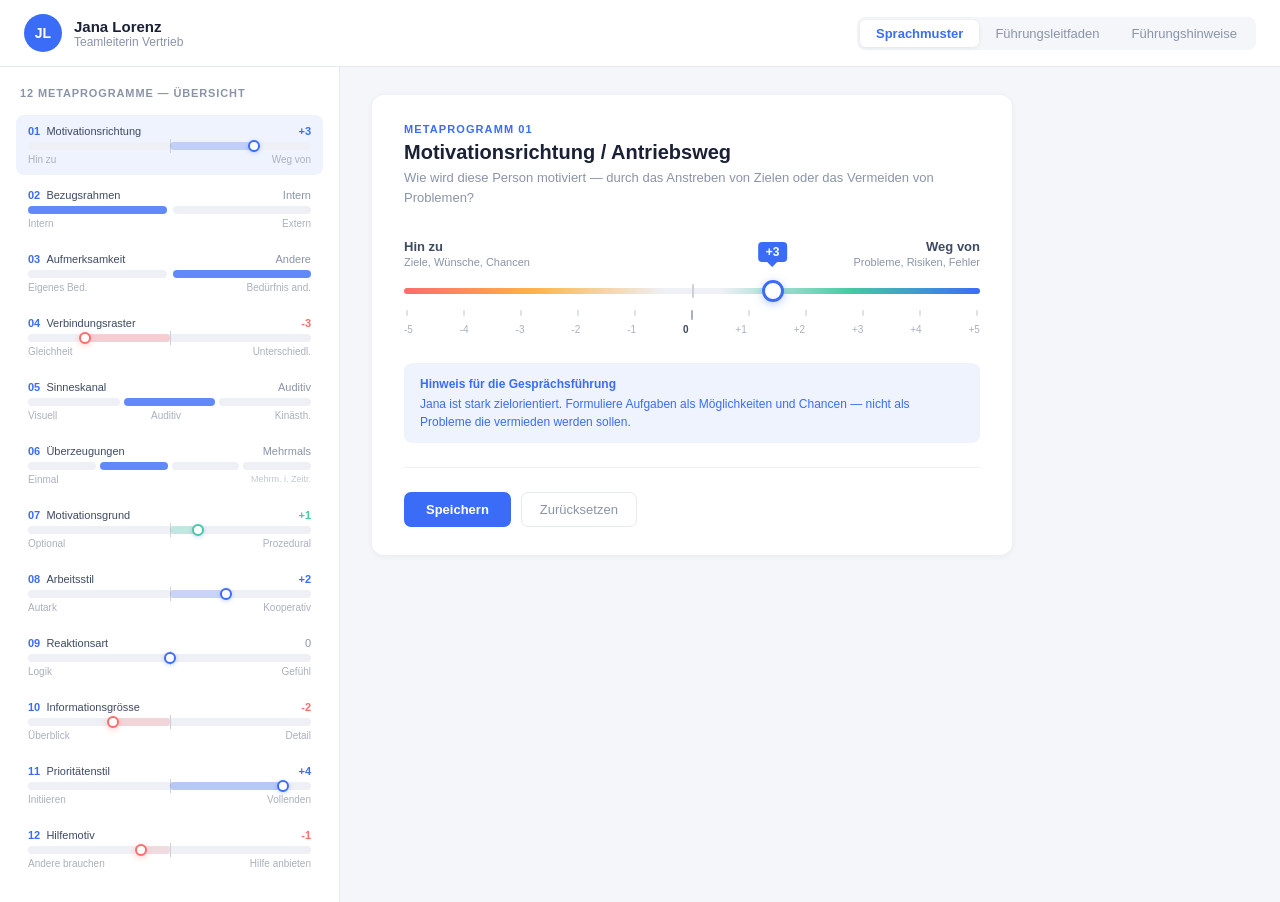
<file: mockup_splitmode.html>
<!DOCTYPE html>
<html lang="de">
<head>
<meta charset="UTF-8">
<meta name="viewport" content="width=device-width, initial-scale=1.0">
<title>Metaprogramme — Split-Layout Mockup</title>
<style>
  * { box-sizing: border-box; margin: 0; padding: 0; }
  body { font-family: -apple-system, BlinkMacSystemFont, 'Segoe UI', sans-serif; background: #f4f6f9; color: #1a2035; }

  /* HEADER */
  .header {
    background: white;
    border-bottom: 1px solid #e5e9f0;
    padding: 14px 24px;
    display: flex;
    align-items: center;
    gap: 12px;
  }
  .avatar {
    width: 38px; height: 38px;
    background: #3b6cf8;
    border-radius: 50%;
    display: flex; align-items: center; justify-content: center;
    color: white; font-weight: 600; font-size: 14px;
  }
  .header-name { font-weight: 600; font-size: 15px; }
  .header-sub { font-size: 12px; color: #8a94a8; }
  .tabs {
    display: flex; gap: 0;
    margin-left: auto;
    background: #f4f6f9;
    border-radius: 8px;
    padding: 3px;
  }
  .tab {
    padding: 6px 16px;
    font-size: 13px;
    border-radius: 6px;
    cursor: pointer;
    color: #8a94a8;
    font-weight: 500;
  }
  .tab.active {
    background: white;
    color: #3b6cf8;
    font-weight: 600;
    box-shadow: 0 1px 4px rgba(0,0,0,0.08);
  }

  /* SPLIT LAYOUT */
  .split {
    display: grid;
    grid-template-columns: 340px 1fr;
    gap: 0;
    height: calc(100vh - 65px);
    overflow: hidden;
  }

  /* LEFT PANEL — ÜBERSICHT */
  .panel-left {
    background: white;
    border-right: 1px solid #e5e9f0;
    overflow-y: auto;
    padding: 20px 16px;
  }
  .panel-left h3 {
    font-size: 11px;
    font-weight: 600;
    text-transform: uppercase;
    letter-spacing: 0.08em;
    color: #8a94a8;
    margin-bottom: 16px;
    padding: 0 4px;
  }

  .mp-row {
    padding: 10px 12px;
    border-radius: 8px;
    cursor: pointer;
    margin-bottom: 4px;
    transition: background 0.15s;
  }
  .mp-row:hover { background: #f4f6f9; }
  .mp-row.active { background: #eff3fe; }

  .mp-row-label {
    display: flex;
    justify-content: space-between;
    font-size: 11px;
    color: #8a94a8;
    margin-bottom: 5px;
  }
  .mp-row-label .mp-num { font-weight: 600; color: #3b6cf8; }
  .mp-row-label .mp-name { font-weight: 500; color: #3d4a63; font-size: 11px; }

  .bar-track {
    height: 8px;
    background: #eef0f5;
    border-radius: 4px;
    position: relative;
    overflow: visible;
  }
  .bar-fill {
    height: 100%;
    border-radius: 4px;
    position: absolute;
  }
  .bar-center { width: 1px; height: 14px; background: #cbd0dd; position: absolute; left: 50%; top: -3px; }
  .bar-dot {
    width: 12px; height: 12px;
    background: white;
    border: 2px solid #3b6cf8;
    border-radius: 50%;
    position: absolute;
    top: -2px;
    transform: translateX(-50%);
    box-shadow: 0 1px 4px rgba(59,108,248,0.3);
  }
  .bar-poles {
    display: flex;
    justify-content: space-between;
    font-size: 10px;
    color: #aab0be;
    margin-top: 4px;
  }

  /* RIGHT PANEL — DETAIL */
  .panel-right {
    background: #f4f6f9;
    overflow-y: auto;
    padding: 28px 32px;
  }

  .detail-card {
    background: white;
    border-radius: 12px;
    padding: 28px 32px;
    box-shadow: 0 1px 6px rgba(0,0,0,0.06);
    max-width: 640px;
  }

  .detail-num {
    font-size: 11px;
    font-weight: 700;
    color: #3b6cf8;
    text-transform: uppercase;
    letter-spacing: 0.1em;
    margin-bottom: 6px;
  }
  .detail-title {
    font-size: 20px;
    font-weight: 700;
    color: #1a2035;
    margin-bottom: 4px;
  }
  .detail-desc {
    font-size: 13px;
    color: #8a94a8;
    margin-bottom: 32px;
    line-height: 1.5;
  }

  .slider-area {
    margin: 0 0 28px;
  }
  .slider-poles {
    display: flex;
    justify-content: space-between;
    margin-bottom: 12px;
  }
  .pole {
    font-size: 13px;
    font-weight: 600;
    color: #3d4a63;
    display: flex;
    flex-direction: column;
    gap: 2px;
  }
  .pole-sub { font-size: 11px; color: #8a94a8; font-weight: 400; }
  .pole.right { text-align: right; }

  .slider-track-wrap {
    padding: 8px 0;
    position: relative;
  }
  .slider-track {
    height: 6px;
    background: linear-gradient(to right, #ff6b6b, #ffb347, #eef0f5 45%, #eef0f5 55%, #47c9a2, #3b6cf8);
    border-radius: 3px;
    position: relative;
  }
  .slider-center-mark {
    position: absolute;
    left: 50%;
    top: -4px;
    width: 2px;
    height: 14px;
    background: #cbd0dd;
    border-radius: 1px;
  }
  .slider-thumb {
    width: 22px; height: 22px;
    background: white;
    border: 3px solid #3b6cf8;
    border-radius: 50%;
    position: absolute;
    top: -8px;
    left: 64%;
    transform: translateX(-50%);
    box-shadow: 0 2px 8px rgba(59,108,248,0.35);
    cursor: grab;
    display: flex; align-items: center; justify-content: center;
  }
  .slider-value-bubble {
    position: absolute;
    top: -38px;
    left: 64%;
    transform: translateX(-50%);
    background: #3b6cf8;
    color: white;
    font-size: 12px;
    font-weight: 700;
    padding: 3px 8px;
    border-radius: 4px;
  }
  .slider-value-bubble::after {
    content: '';
    position: absolute;
    bottom: -5px; left: 50%;
    transform: translateX(-50%);
    border: 5px solid transparent;
    border-top-color: #3b6cf8;
    border-bottom: none;
  }

  .tick-row {
    display: flex;
    justify-content: space-between;
    margin-top: 8px;
    padding: 0 2px;
  }
  .tick {
    width: 2px; height: 6px;
    background: #dde1eb;
    border-radius: 1px;
  }
  .tick.zero { background: #aab0be; height: 10px; }

  .scale-labels {
    display: flex;
    justify-content: space-between;
    font-size: 10px;
    color: #aab0be;
    margin-top: 4px;
    padding: 0 0px;
  }

  .detail-actions {
    display: flex;
    gap: 10px;
    margin-top: 24px;
    padding-top: 24px;
    border-top: 1px solid #eef0f5;
  }
  .btn-save {
    background: #3b6cf8;
    color: white;
    border: none;
    padding: 9px 22px;
    border-radius: 7px;
    font-size: 13px;
    font-weight: 600;
    cursor: pointer;
  }
  .btn-reset {
    background: none;
    border: 1px solid #e5e9f0;
    color: #8a94a8;
    padding: 9px 18px;
    border-radius: 7px;
    font-size: 13px;
    cursor: pointer;
  }

  .hint-box {
    background: #eff3fe;
    border-radius: 8px;
    padding: 12px 16px;
    font-size: 12px;
    color: #3b6cf8;
    line-height: 1.5;
    margin-top: 20px;
  }
  .hint-box strong { display: block; margin-bottom: 2px; }

  /* MOBILE */
  @media (max-width: 768px) {
    .split {
      grid-template-columns: 1fr;
      grid-template-rows: auto 1fr;
      height: auto;
    }
    .panel-left {
      border-right: none;
      border-bottom: 1px solid #e5e9f0;
      max-height: 280px;
      overflow-y: auto;
    }
    .panel-right { padding: 20px 16px; }
    .detail-card { padding: 20px; }
    .tabs { display: none; }
    .header-name { font-size: 14px; }
  }

  /* MOBILE LABEL */
  .mobile-hint {
    display: none;
    background: #fff8e6;
    border: 1px solid #ffd87a;
    border-radius: 6px;
    padding: 8px 12px;
    font-size: 12px;
    color: #a07000;
    margin-bottom: 12px;
  }
  @media (max-width: 768px) { .mobile-hint { display: block; } }
</style>
</head>
<body>

<!-- HEADER -->
<div class="header">
  <div class="avatar">JL</div>
  <div>
    <div class="header-name">Jana Lorenz</div>
    <div class="header-sub">Teamleiterin Vertrieb</div>
  </div>
  <div class="tabs">
    <div class="tab active">Sprachmuster</div>
    <div class="tab">Führungsleitfaden</div>
    <div class="tab">Führungshinweise</div>
  </div>
</div>

<!-- SPLIT LAYOUT -->
<div class="split">

  <!-- LEFT: ÜBERSICHT -->
  <div class="panel-left">
    <h3>12 Metaprogramme — Übersicht</h3>

    <div class="mobile-hint">Tippe auf ein Metaprogramm um es zu bearbeiten.</div>

    <!-- MP 01 — aktiv -->
    <div class="mp-row active" onclick="selectMP(this)">
      <div class="mp-row-label">
        <span><span class="mp-num">01</span> &nbsp;<span class="mp-name">Motivationsrichtung</span></span>
        <span style="font-size:11px;color:#3b6cf8;font-weight:600;">+3</span>
      </div>
      <div class="bar-track">
        <div class="bar-center"></div>
        <div class="bar-fill" style="background:#3b6cf8;opacity:0.25;left:50%;width:30%;"></div>
        <div class="bar-dot" style="left:80%;"></div>
      </div>
      <div class="bar-poles"><span>Hin zu</span><span>Weg von</span></div>
    </div>

    <!-- MP 02 -->
    <div class="mp-row" onclick="selectMP(this)">
      <div class="mp-row-label">
        <span><span class="mp-num">02</span> &nbsp;<span class="mp-name">Bezugsrahmen</span></span>
        <span style="font-size:11px;color:#8a94a8;">Intern</span>
      </div>
      <div style="display:flex;gap:6px;margin-top:2px;">
        <div style="flex:1;background:#3b6cf8;border-radius:4px;height:8px;opacity:0.8;"></div>
        <div style="flex:1;background:#eef0f5;border-radius:4px;height:8px;"></div>
      </div>
      <div class="bar-poles"><span>Intern</span><span>Extern</span></div>
    </div>

    <!-- MP 03 -->
    <div class="mp-row" onclick="selectMP(this)">
      <div class="mp-row-label">
        <span><span class="mp-num">03</span> &nbsp;<span class="mp-name">Aufmerksamkeit</span></span>
        <span style="font-size:11px;color:#8a94a8;">Andere</span>
      </div>
      <div style="display:flex;gap:6px;margin-top:2px;">
        <div style="flex:1;background:#eef0f5;border-radius:4px;height:8px;"></div>
        <div style="flex:1;background:#3b6cf8;border-radius:4px;height:8px;opacity:0.8;"></div>
      </div>
      <div class="bar-poles"><span>Eigenes Bed.</span><span>Bedürfnis and.</span></div>
    </div>

    <!-- MP 04 -->
    <div class="mp-row" onclick="selectMP(this)">
      <div class="mp-row-label">
        <span><span class="mp-num">04</span> &nbsp;<span class="mp-name">Verbindungsraster</span></span>
        <span style="font-size:11px;color:#ff6b6b;font-weight:600;">-3</span>
      </div>
      <div class="bar-track">
        <div class="bar-center"></div>
        <div class="bar-fill" style="background:#ff6b6b;opacity:0.25;right:50%;width:30%;"></div>
        <div class="bar-dot" style="left:20%;border-color:#ff6b6b;box-shadow:0 2px 6px rgba(255,107,107,0.3);"></div>
      </div>
      <div class="bar-poles"><span>Gleichheit</span><span>Unterschiedl.</span></div>
    </div>

    <!-- MP 05 -->
    <div class="mp-row" onclick="selectMP(this)">
      <div class="mp-row-label">
        <span><span class="mp-num">05</span> &nbsp;<span class="mp-name">Sinneskanal</span></span>
        <span style="font-size:11px;color:#8a94a8;">Auditiv</span>
      </div>
      <div style="display:flex;gap:4px;margin-top:2px;">
        <div style="flex:1;background:#eef0f5;border-radius:4px;height:8px;"></div>
        <div style="flex:1;background:#3b6cf8;border-radius:4px;height:8px;opacity:0.8;"></div>
        <div style="flex:1;background:#eef0f5;border-radius:4px;height:8px;"></div>
      </div>
      <div class="bar-poles"><span>Visuell</span><span>Auditiv</span><span>Kinästh.</span></div>
    </div>

    <!-- MP 06 -->
    <div class="mp-row" onclick="selectMP(this)">
      <div class="mp-row-label">
        <span><span class="mp-num">06</span> &nbsp;<span class="mp-name">Überzeugungen</span></span>
        <span style="font-size:11px;color:#8a94a8;">Mehrmals</span>
      </div>
      <div style="display:flex;gap:4px;margin-top:2px;">
        <div style="flex:1;background:#eef0f5;border-radius:4px;height:8px;"></div>
        <div style="flex:1;background:#3b6cf8;border-radius:4px;height:8px;opacity:0.8;"></div>
        <div style="flex:1;background:#eef0f5;border-radius:4px;height:8px;"></div>
        <div style="flex:1;background:#eef0f5;border-radius:4px;height:8px;"></div>
      </div>
      <div class="bar-poles" style="justify-content:space-between;"><span>Einmal</span><span style="font-size:9px;color:#c0c6d4;">Mehrm. i. Zeitr.</span></div>
    </div>

    <!-- MP 07–12 (kompakt) -->
    <div class="mp-row" onclick="selectMP(this)">
      <div class="mp-row-label"><span><span class="mp-num">07</span> &nbsp;<span class="mp-name">Motivationsgrund</span></span><span style="font-size:11px;color:#47c9a2;font-weight:600;">+1</span></div>
      <div class="bar-track"><div class="bar-center"></div><div class="bar-fill" style="background:#47c9a2;opacity:0.25;left:50%;width:10%;"></div><div class="bar-dot" style="left:60%;border-color:#47c9a2;"></div></div>
      <div class="bar-poles"><span>Optional</span><span>Prozedural</span></div>
    </div>

    <div class="mp-row" onclick="selectMP(this)">
      <div class="mp-row-label"><span><span class="mp-num">08</span> &nbsp;<span class="mp-name">Arbeitsstil</span></span><span style="font-size:11px;color:#3b6cf8;font-weight:600;">+2</span></div>
      <div class="bar-track"><div class="bar-center"></div><div class="bar-fill" style="background:#3b6cf8;opacity:0.2;left:50%;width:20%;"></div><div class="bar-dot" style="left:70%;"></div></div>
      <div class="bar-poles"><span>Autark</span><span>Kooperativ</span></div>
    </div>

    <div class="mp-row" onclick="selectMP(this)">
      <div class="mp-row-label"><span><span class="mp-num">09</span> &nbsp;<span class="mp-name">Reaktionsart</span></span><span style="font-size:11px;color:#8a94a8;">0</span></div>
      <div class="bar-track"><div class="bar-center"></div><div class="bar-dot" style="left:50%;"></div></div>
      <div class="bar-poles"><span>Logik</span><span>Gefühl</span></div>
    </div>

    <div class="mp-row" onclick="selectMP(this)">
      <div class="mp-row-label"><span><span class="mp-num">10</span> &nbsp;<span class="mp-name">Informationsgrösse</span></span><span style="font-size:11px;color:#ff6b6b;font-weight:600;">-2</span></div>
      <div class="bar-track"><div class="bar-center"></div><div class="bar-fill" style="background:#ff6b6b;opacity:0.2;right:50%;width:20%;"></div><div class="bar-dot" style="left:30%;border-color:#ff6b6b;box-shadow:0 2px 6px rgba(255,107,107,0.3);"></div></div>
      <div class="bar-poles"><span>Überblick</span><span>Detail</span></div>
    </div>

    <div class="mp-row" onclick="selectMP(this)">
      <div class="mp-row-label"><span><span class="mp-num">11</span> &nbsp;<span class="mp-name">Prioritätenstil</span></span><span style="font-size:11px;color:#3b6cf8;font-weight:600;">+4</span></div>
      <div class="bar-track"><div class="bar-center"></div><div class="bar-fill" style="background:#3b6cf8;opacity:0.3;left:50%;width:40%;"></div><div class="bar-dot" style="left:90%;"></div></div>
      <div class="bar-poles"><span>Initiieren</span><span>Vollenden</span></div>
    </div>

    <div class="mp-row" onclick="selectMP(this)">
      <div class="mp-row-label"><span><span class="mp-num">12</span> &nbsp;<span class="mp-name">Hilfemotiv</span></span><span style="font-size:11px;color:#ff6b6b;font-weight:600;">-1</span></div>
      <div class="bar-track"><div class="bar-center"></div><div class="bar-fill" style="background:#ff6b6b;opacity:0.15;right:50%;width:10%;"></div><div class="bar-dot" style="left:40%;border-color:#ff6b6b;box-shadow:0 2px 6px rgba(255,107,107,0.3);"></div></div>
      <div class="bar-poles"><span>Andere brauchen</span><span>Hilfe anbieten</span></div>
    </div>

  </div>

  <!-- RIGHT: DETAIL-BEARBEITUNG -->
  <div class="panel-right">
    <div class="detail-card">
      <div class="detail-num">Metaprogramm 01</div>
      <div class="detail-title">Motivationsrichtung / Antriebsweg</div>
      <div class="detail-desc">Wie wird diese Person motiviert — durch das Anstreben von Zielen oder das Vermeiden von Problemen?</div>

      <div class="slider-area">
        <div class="slider-poles">
          <div class="pole">
            <span>Hin zu</span>
            <span class="pole-sub">Ziele, Wünsche, Chancen</span>
          </div>
          <div class="pole right">
            <span>Weg von</span>
            <span class="pole-sub">Probleme, Risiken, Fehler</span>
          </div>
        </div>

        <div class="slider-track-wrap">
          <div class="slider-value-bubble">+3</div>
          <div class="slider-track">
            <div class="slider-center-mark"></div>
            <div class="slider-thumb"></div>
          </div>
        </div>

        <div class="tick-row">
          <div class="tick"></div><div class="tick"></div><div class="tick"></div><div class="tick"></div><div class="tick"></div>
          <div class="tick zero"></div>
          <div class="tick"></div><div class="tick"></div><div class="tick"></div><div class="tick"></div><div class="tick"></div>
        </div>
        <div class="scale-labels">
          <span>-5</span><span>-4</span><span>-3</span><span>-2</span><span>-1</span>
          <span style="color:#3d4a63;font-weight:600;">0</span>
          <span>+1</span><span>+2</span><span>+3</span><span>+4</span><span>+5</span>
        </div>
      </div>

      <div class="hint-box">
        <strong>Hinweis für die Gesprächsführung</strong>
        Jana ist stark zielorientiert. Formuliere Aufgaben als Möglichkeiten und Chancen — nicht als Probleme die vermieden werden sollen.
      </div>

      <div class="detail-actions">
        <button class="btn-save">Speichern</button>
        <button class="btn-reset">Zurücksetzen</button>
      </div>
    </div>
  </div>

</div>

<script>
  function selectMP(el) {
    document.querySelectorAll('.mp-row').forEach(r => r.classList.remove('active'));
    el.classList.add('active');
  }
</script>

</body>
</html>
</file>
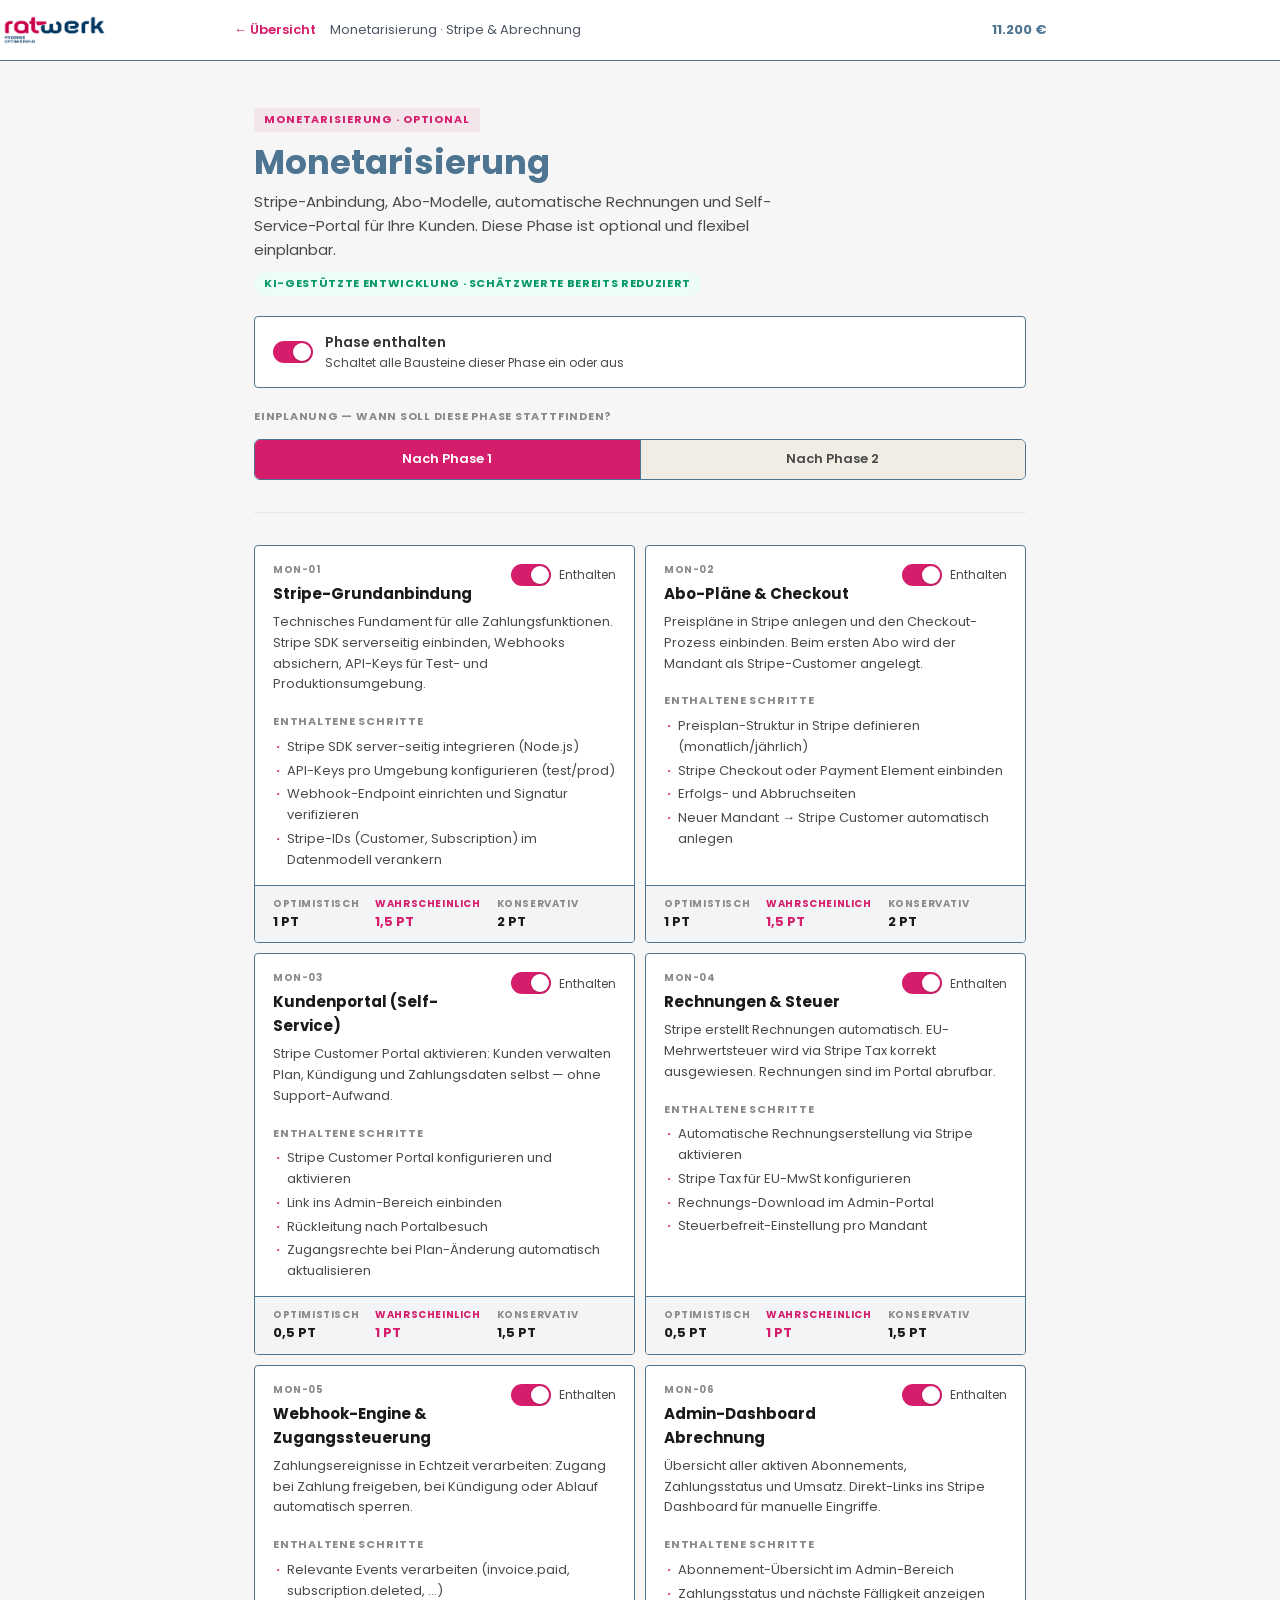
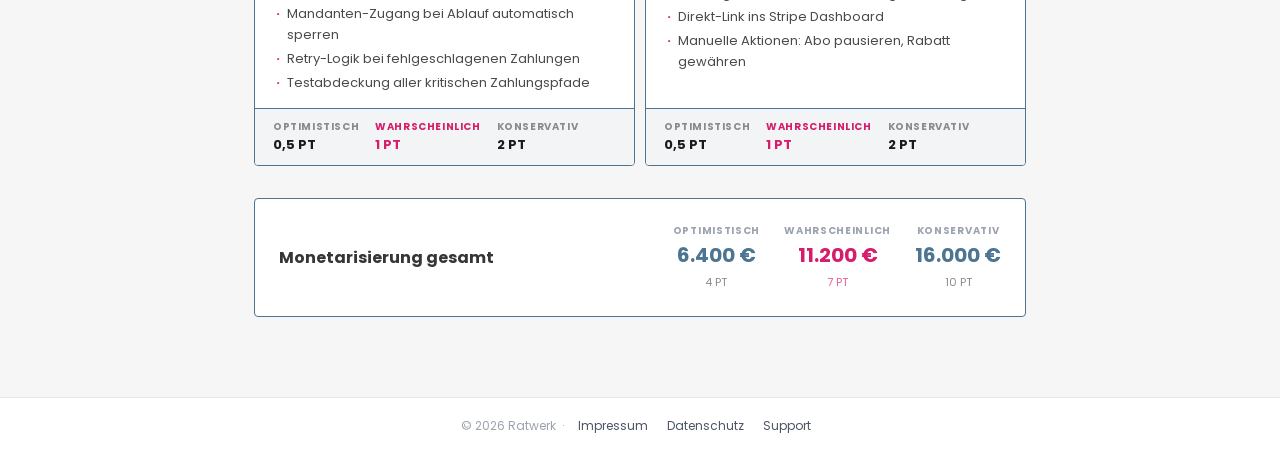
<file: phase-mon.html>
<!DOCTYPE html>
<html lang="de">
<head>
  <meta charset="UTF-8">
  <meta name="viewport" content="width=device-width, initial-scale=1.0">
  <title>Monetarisierung — LOS V3</title>
  <style>
    *, *::before, *::after { box-sizing: border-box; margin: 0; padding: 0; }
    :root {
      --paper: #F9F7F2; --paper-dark: #F0EDE5; --ink: #1A1A1A; --ink-soft: #4A4A4A;
      --ink-faint: #8A8A8A; --rule: #D8D3C8; --phase: #d61d6b; --phase-bg: rgba(214,29,107,0.08);
    }
    html { scroll-behavior: smooth; }
    body { font-family: -apple-system, BlinkMacSystemFont, 'Segoe UI', sans-serif; background: var(--paper); color: var(--ink); line-height: 1.6; }

    .nav { position: sticky; top: 0; z-index: 100; background: rgba(249,247,242,0.96); backdrop-filter: blur(8px); border-bottom: 1px solid var(--rule); padding: 12px 24px; display: flex; align-items: center; gap: 16px; }
    .nav-back { font-size: 13px; color: var(--phase); text-decoration: none; font-weight: 600; }
    .nav-back:hover { text-decoration: underline; }
    .nav-title { font-size: 13px; color: var(--ink-soft); }
    .nav-total { margin-left: auto; font-size: 14px; font-weight: 700; color: var(--ink); }

    .content { max-width: 820px; margin: 0 auto; padding: 0 24px 80px; }

    .phase-header { padding: 44px 0 32px; border-bottom: 1px solid var(--rule); margin-bottom: 32px; }
    .phase-badge { display: inline-block; font-size: 11px; font-weight: 700; letter-spacing: 0.08em; text-transform: uppercase; padding: 3px 10px; border-radius: 20px; background: var(--phase-bg); color: var(--phase); margin-bottom: 10px; }
    .phase-header h1 { font-family: Georgia, serif; font-size: clamp(24px, 4vw, 34px); font-weight: 700; line-height: 1.2; margin-bottom: 8px; }
    .phase-header p { font-size: 15px; color: var(--ink-soft); max-width: 540px; }

    .phase-switch { display: flex; align-items: center; gap: 12px; margin-top: 20px; padding: 14px 18px; background: white; border: 1px solid var(--rule); border-radius: 8px; }
    .toggle { width: 40px; height: 22px; background: var(--rule); border-radius: 11px; position: relative; cursor: pointer; transition: background 0.2s; flex-shrink: 0; }
    .toggle.on { background: var(--phase); }
    .toggle.locked { cursor: default; opacity: 0.7; }
    .toggle::after { content:''; position:absolute; width:18px; height:18px; background:white; border-radius:50%; top:2px; left:2px; transition:transform 0.2s; box-shadow:0 1px 3px rgba(0,0,0,0.2); }
    .toggle.on::after { transform: translateX(18px); }
    .phase-switch-label { font-size: 14px; font-weight: 600; }
    .phase-switch-note { font-size: 12px; color: var(--ink-soft); }

    /* POSITION SELECTOR */
    .pos-select { display: flex; border: 1px solid var(--rule); border-radius: 6px; overflow: hidden; margin-top: 14px; }
    .pos-label { font-size: 11px; font-weight: 700; text-transform: uppercase; letter-spacing: 0.07em; color: var(--ink-faint); margin-bottom: 8px; }
    .pos-opt { flex: 1; padding: 9px 16px; font-size: 13px; font-weight: 600; cursor: pointer; text-align: center; background: var(--paper-dark); color: var(--ink-soft); transition: background 0.15s, color 0.15s; border-right: 1px solid var(--rule); }
    .pos-opt:last-child { border-right: none; }
    .pos-opt.selected { background: var(--phase); color: white; }
    .pos-opt:not(.selected):hover { background: var(--paper); }

    .stories { display: grid; grid-template-columns: 1fr 1fr; gap: 10px; }
    .stories.off { opacity: 0.4; pointer-events: none; }

    .story-card { background: white; border: 1px solid var(--rule); border-radius: 10px; overflow: hidden; display: flex; flex-direction: column; }
    .story-card.inactive { opacity: 0.45; }
    .ki-badge { display: inline-flex; align-items: center; gap: 6px; font-size: 11px; font-weight: 700; letter-spacing: 0.06em; text-transform: uppercase; padding: 3px 10px; border-radius: 20px; background: #ECFDF5; color: #059669; margin-top: 10px; }

    .sc-head { display: flex; align-items: flex-start; justify-content: space-between; gap: 16px; padding: 16px 18px 0; }
    .sc-meta { display: flex; align-items: center; gap: 8px; margin-bottom: 4px; }
    .sc-id { font-size: 10px; font-weight: 700; letter-spacing: 0.06em; color: var(--ink-faint); }
    .sc-name { font-size: 15px; font-weight: 700; color: var(--ink); margin-bottom: 6px; }
    .sc-desc { font-size: 13px; color: var(--ink-soft); padding: 0 18px 10px; line-height: 1.6; }

    .sc-toggle { flex-shrink: 0; display: flex; align-items: center; gap: 8px; margin-top: 2px; }
    .toggle-label { font-size: 12px; color: var(--ink-soft); white-space: nowrap; }

    .sc-steps { padding: 8px 18px 14px; flex: 1; }
    .sc-steps-title { font-size: 11px; font-weight: 700; text-transform: uppercase; letter-spacing: 0.07em; color: var(--ink-faint); margin-bottom: 6px; }
    .sc-steps ul { list-style: none; display: flex; flex-direction: column; gap: 3px; }
    .sc-steps li { font-size: 13px; color: var(--ink-soft); padding-left: 14px; position: relative; }
    .sc-steps li::before { content: '·'; position: absolute; left: 3px; color: var(--phase); font-weight: 700; }

    .sc-pt { display: flex; gap: 16px; padding: 10px 18px; background: var(--paper); border-top: 1px solid var(--rule); }
    .pt-item { display: flex; flex-direction: column; }
    .pt-label { font-size: 10px; font-weight: 700; text-transform: uppercase; letter-spacing: 0.06em; color: var(--ink-faint); }
    .pt-value { font-size: 13px; font-weight: 700; color: var(--ink); }
    .pt-item.featured .pt-value { color: var(--phase); }
    .pt-item.featured .pt-label { color: var(--phase); }

    .phase-total { background: white; border: 1px solid var(--rule); border-radius: 10px; padding: 24px; margin-top: 32px; display: flex; align-items: center; justify-content: space-between; flex-wrap: wrap; gap: 16px; }
    .pt-label-big { font-family: Georgia, serif; font-size: 16px; font-weight: 700; }
    .pt-values { display: flex; gap: 24px; }
    .ptv { text-align: center; }
    .ptv-label { font-size: 10px; font-weight: 700; text-transform: uppercase; letter-spacing: 0.07em; color: var(--ink-faint); }
    .ptv-value { font-family: Georgia, serif; font-size: 20px; font-weight: 700; color: var(--ink); }
    .ptv.featured .ptv-value { color: var(--phase); }
    .ptv-sub { font-size: 11px; color: var(--ink-faint); margin-top: 3px; }
    .ptv.featured .ptv-sub { color: var(--phase); opacity: 0.7; }
    @media (max-width: 700px) { .stories { grid-template-columns: 1fr; } }
  </style>
  <link rel="stylesheet" href="shared-design.css">
</head>
<body>

<header class="site-header">
  <div class="site-header-inner">
    <img src="logo.png" alt="Ratwerk" class="header-logo" onerror="this.style.display='none'">
    <a href="index.html" class="nav-back">← Übersicht</a>
    <span class="nav-title">Monetarisierung · Stripe &amp; Abrechnung</span>
    <div class="header-right">
      <div class="nav-total" id="nav-total">—</div>
    </div>
  </div>
</header>

<div class="content">
  <div class="phase-header">
    <div class="phase-badge">Monetarisierung · Optional</div>
    <h1>Monetarisierung</h1>
    <p>Stripe-Anbindung, Abo-Modelle, automatische Rechnungen und Self-Service-Portal für Ihre Kunden. Diese Phase ist optional und flexibel einplanbar.</p>
    <div class="ki-badge">KI-gestützte Entwicklung · Schätzwerte bereits reduziert</div>

    <div class="phase-switch">
      <div class="toggle" id="phase-toggle" onclick="togglePhase()"></div>
      <div>
        <div class="phase-switch-label" id="phase-label">Phase enthalten</div>
        <div class="phase-switch-note">Schaltet alle Bausteine dieser Phase ein oder aus</div>
      </div>
    </div>

    <div style="margin-top:20px">
      <div class="pos-label">Einplanung — wann soll diese Phase stattfinden?</div>
      <div class="pos-select">
        <div class="pos-opt" id="pos-p1" onclick="setPosition('p1')">Nach Phase 1</div>
        <div class="pos-opt" id="pos-p2" onclick="setPosition('p2')">Nach Phase 2</div>
      </div>
    </div>
  </div>

  <div class="stories" id="stories">

    <!-- MON-01 -->
    <div class="story-card" id="card-mon_stripe">
      <div class="sc-head">
        <div><div class="sc-meta"><span class="sc-id">MON-01</span></div><div class="sc-name">Stripe-Grundanbindung</div></div>
        <div class="sc-toggle" onclick="toggle('mon_stripe')"><div class="toggle on" id="t-mon_stripe"></div><span class="toggle-label" id="lbl-mon_stripe">Enthalten</span></div>
      </div>
      <div class="sc-desc">Technisches Fundament für alle Zahlungsfunktionen. Stripe SDK serverseitig einbinden, Webhooks absichern, API-Keys für Test- und Produktionsumgebung.</div>
      <div class="sc-steps"><div class="sc-steps-title">Enthaltene Schritte</div><ul>
        <li>Stripe SDK server-seitig integrieren (Node.js)</li>
        <li>API-Keys pro Umgebung konfigurieren (test/prod)</li>
        <li>Webhook-Endpoint einrichten und Signatur verifizieren</li>
        <li>Stripe-IDs (Customer, Subscription) im Datenmodell verankern</li>
      </ul></div>
      <div class="sc-pt">
        <div class="pt-item"><div class="pt-label">Optimistisch</div><div class="pt-value">1 PT</div></div>
        <div class="pt-item featured"><div class="pt-label">Wahrscheinlich</div><div class="pt-value">1,5 PT</div></div>
        <div class="pt-item"><div class="pt-label">Konservativ</div><div class="pt-value">2 PT</div></div>
      </div>
    </div>

    <!-- MON-02 -->
    <div class="story-card" id="card-mon_checkout">
      <div class="sc-head">
        <div><div class="sc-meta"><span class="sc-id">MON-02</span></div><div class="sc-name">Abo-Pläne &amp; Checkout</div></div>
        <div class="sc-toggle" onclick="toggle('mon_checkout')"><div class="toggle on" id="t-mon_checkout"></div><span class="toggle-label" id="lbl-mon_checkout">Enthalten</span></div>
      </div>
      <div class="sc-desc">Preispläne in Stripe anlegen und den Checkout-Prozess einbinden. Beim ersten Abo wird der Mandant als Stripe-Customer angelegt.</div>
      <div class="sc-steps"><div class="sc-steps-title">Enthaltene Schritte</div><ul>
        <li>Preisplan-Struktur in Stripe definieren (monatlich/jährlich)</li>
        <li>Stripe Checkout oder Payment Element einbinden</li>
        <li>Erfolgs- und Abbruchseiten</li>
        <li>Neuer Mandant → Stripe Customer automatisch anlegen</li>
      </ul></div>
      <div class="sc-pt">
        <div class="pt-item"><div class="pt-label">Optimistisch</div><div class="pt-value">1 PT</div></div>
        <div class="pt-item featured"><div class="pt-label">Wahrscheinlich</div><div class="pt-value">1,5 PT</div></div>
        <div class="pt-item"><div class="pt-label">Konservativ</div><div class="pt-value">2 PT</div></div>
      </div>
    </div>

    <!-- MON-03 -->
    <div class="story-card" id="card-mon_portal">
      <div class="sc-head">
        <div><div class="sc-meta"><span class="sc-id">MON-03</span></div><div class="sc-name">Kundenportal (Self-Service)</div></div>
        <div class="sc-toggle" onclick="toggle('mon_portal')"><div class="toggle on" id="t-mon_portal"></div><span class="toggle-label" id="lbl-mon_portal">Enthalten</span></div>
      </div>
      <div class="sc-desc">Stripe Customer Portal aktivieren: Kunden verwalten Plan, Kündigung und Zahlungsdaten selbst — ohne Support-Aufwand.</div>
      <div class="sc-steps"><div class="sc-steps-title">Enthaltene Schritte</div><ul>
        <li>Stripe Customer Portal konfigurieren und aktivieren</li>
        <li>Link ins Admin-Bereich einbinden</li>
        <li>Rückleitung nach Portalbesuch</li>
        <li>Zugangsrechte bei Plan-Änderung automatisch aktualisieren</li>
      </ul></div>
      <div class="sc-pt">
        <div class="pt-item"><div class="pt-label">Optimistisch</div><div class="pt-value">0,5 PT</div></div>
        <div class="pt-item featured"><div class="pt-label">Wahrscheinlich</div><div class="pt-value">1 PT</div></div>
        <div class="pt-item"><div class="pt-label">Konservativ</div><div class="pt-value">1,5 PT</div></div>
      </div>
    </div>

    <!-- MON-04 -->
    <div class="story-card" id="card-mon_invoices">
      <div class="sc-head">
        <div><div class="sc-meta"><span class="sc-id">MON-04</span></div><div class="sc-name">Rechnungen &amp; Steuer</div></div>
        <div class="sc-toggle" onclick="toggle('mon_invoices')"><div class="toggle on" id="t-mon_invoices"></div><span class="toggle-label" id="lbl-mon_invoices">Enthalten</span></div>
      </div>
      <div class="sc-desc">Stripe erstellt Rechnungen automatisch. EU-Mehrwertsteuer wird via Stripe Tax korrekt ausgewiesen. Rechnungen sind im Portal abrufbar.</div>
      <div class="sc-steps"><div class="sc-steps-title">Enthaltene Schritte</div><ul>
        <li>Automatische Rechnungserstellung via Stripe aktivieren</li>
        <li>Stripe Tax für EU-MwSt konfigurieren</li>
        <li>Rechnungs-Download im Admin-Portal</li>
        <li>Steuerbefreit-Einstellung pro Mandant</li>
      </ul></div>
      <div class="sc-pt">
        <div class="pt-item"><div class="pt-label">Optimistisch</div><div class="pt-value">0,5 PT</div></div>
        <div class="pt-item featured"><div class="pt-label">Wahrscheinlich</div><div class="pt-value">1 PT</div></div>
        <div class="pt-item"><div class="pt-label">Konservativ</div><div class="pt-value">1,5 PT</div></div>
      </div>
    </div>

    <!-- MON-05 -->
    <div class="story-card" id="card-mon_webhook">
      <div class="sc-head">
        <div><div class="sc-meta"><span class="sc-id">MON-05</span></div><div class="sc-name">Webhook-Engine &amp; Zugangssteuerung</div></div>
        <div class="sc-toggle" onclick="toggle('mon_webhook')"><div class="toggle on" id="t-mon_webhook"></div><span class="toggle-label" id="lbl-mon_webhook">Enthalten</span></div>
      </div>
      <div class="sc-desc">Zahlungsereignisse in Echtzeit verarbeiten: Zugang bei Zahlung freigeben, bei Kündigung oder Ablauf automatisch sperren.</div>
      <div class="sc-steps"><div class="sc-steps-title">Enthaltene Schritte</div><ul>
        <li>Relevante Events verarbeiten (invoice.paid, subscription.deleted, …)</li>
        <li>Mandanten-Zugang bei Ablauf automatisch sperren</li>
        <li>Retry-Logik bei fehlgeschlagenen Zahlungen</li>
        <li>Testabdeckung aller kritischen Zahlungspfade</li>
      </ul></div>
      <div class="sc-pt">
        <div class="pt-item"><div class="pt-label">Optimistisch</div><div class="pt-value">0,5 PT</div></div>
        <div class="pt-item featured"><div class="pt-label">Wahrscheinlich</div><div class="pt-value">1 PT</div></div>
        <div class="pt-item"><div class="pt-label">Konservativ</div><div class="pt-value">2 PT</div></div>
      </div>
    </div>

    <!-- MON-06 -->
    <div class="story-card" id="card-mon_admin">
      <div class="sc-head">
        <div><div class="sc-meta"><span class="sc-id">MON-06</span></div><div class="sc-name">Admin-Dashboard Abrechnung</div></div>
        <div class="sc-toggle" onclick="toggle('mon_admin')"><div class="toggle on" id="t-mon_admin"></div><span class="toggle-label" id="lbl-mon_admin">Enthalten</span></div>
      </div>
      <div class="sc-desc">Übersicht aller aktiven Abonnements, Zahlungsstatus und Umsatz. Direkt-Links ins Stripe Dashboard für manuelle Eingriffe.</div>
      <div class="sc-steps"><div class="sc-steps-title">Enthaltene Schritte</div><ul>
        <li>Abonnement-Übersicht im Admin-Bereich</li>
        <li>Zahlungsstatus und nächste Fälligkeit anzeigen</li>
        <li>Direkt-Link ins Stripe Dashboard</li>
        <li>Manuelle Aktionen: Abo pausieren, Rabatt gewähren</li>
      </ul></div>
      <div class="sc-pt">
        <div class="pt-item"><div class="pt-label">Optimistisch</div><div class="pt-value">0,5 PT</div></div>
        <div class="pt-item featured"><div class="pt-label">Wahrscheinlich</div><div class="pt-value">1 PT</div></div>
        <div class="pt-item"><div class="pt-label">Konservativ</div><div class="pt-value">2 PT</div></div>
      </div>
    </div>

  </div>

  <div class="phase-total">
    <div class="pt-label-big">Monetarisierung gesamt</div>
    <div class="pt-values">
      <div class="ptv"><div class="ptv-label">Optimistisch</div><div class="ptv-value" id="tot-min">—</div><div class="ptv-sub" id="pt-min">—</div></div>
      <div class="ptv featured"><div class="ptv-label">Wahrscheinlich</div><div class="ptv-value" id="tot-likely">—</div><div class="ptv-sub" id="pt-likely">—</div></div>
      <div class="ptv"><div class="ptv-label">Konservativ</div><div class="ptv-value" id="tot-max">—</div><div class="ptv-sub" id="pt-max">—</div></div>
    </div>
  </div>
</div>

<script src="shared.js"></script>
<script>
const state = loadState();
const KEYS = ['mon_stripe','mon_checkout','mon_portal','mon_invoices','mon_webhook','mon_admin'];

function applyState() {
  const phaseOn = !!state.phase4;
  document.getElementById('phase-toggle').classList.toggle('on', phaseOn);
  document.getElementById('phase-label').textContent = phaseOn ? 'Phase enthalten' : 'Phase nicht enthalten';
  document.getElementById('stories').classList.toggle('off', !phaseOn);

  KEYS.forEach(key => {
    const on = !!state[key];
    const t = document.getElementById(`t-${key}`);
    const l = document.getElementById(`lbl-${key}`);
    if (t) t.classList.toggle('on', on);
    if (l) l.textContent = on ? 'Enthalten' : 'Nicht enthalten';
    const card = document.getElementById(`card-${key}`);
    if (card) card.classList.toggle('inactive', !on);
  });

  ['p1','p2'].forEach(p => {
    document.getElementById(`pos-${p}`)?.classList.toggle('selected', state.mon_position === p);
  });

  updateTotal();
}

function togglePhase() {
  state.phase4 = !state.phase4;
  saveState(state);
  applyState();
}

function toggle(key) {
  state[key] = !state[key];
  saveState(state);
  applyState();
}

function setPosition(pos) {
  state.mon_position = pos;
  saveState(state);
  applyState();
}

function updateTotal() {
  const active = Object.entries(STORIES).filter(([k, s]) => s.phase === 4 && isActive(k, s, state));
  const ptMin = active.reduce((s, [, x]) => s + Math.round(x.min / 8 * 2) / 2, 0);
  const ptLikely = active.reduce((s, [, x]) => s + Math.round(x.likely / 8 * 2) / 2, 0);
  const ptMax = active.reduce((s, [, x]) => s + Math.round(x.max / 8 * 2) / 2, 0);
  document.getElementById('tot-min').textContent = fmt(ptMin * 1600);
  document.getElementById('tot-likely').textContent = fmt(ptLikely * 1600);
  document.getElementById('tot-max').textContent = fmt(ptMax * 1600);
  document.getElementById('pt-min').textContent = ptMin.toLocaleString('de-DE') + ' PT';
  document.getElementById('pt-likely').textContent = ptLikely.toLocaleString('de-DE') + ' PT';
  document.getElementById('pt-max').textContent = ptMax.toLocaleString('de-DE') + ' PT';
  document.getElementById('nav-total').textContent = fmt(ptLikely * 1600);
}

applyState();
</script>
<footer class="site-footer">
  &copy; 2026 Ratwerk &nbsp;·&nbsp;
  <a href="#">Impressum</a>
  <a href="#">Datenschutz</a>
  <a href="#">Support</a>
</footer>
</body>
</html>
</file>
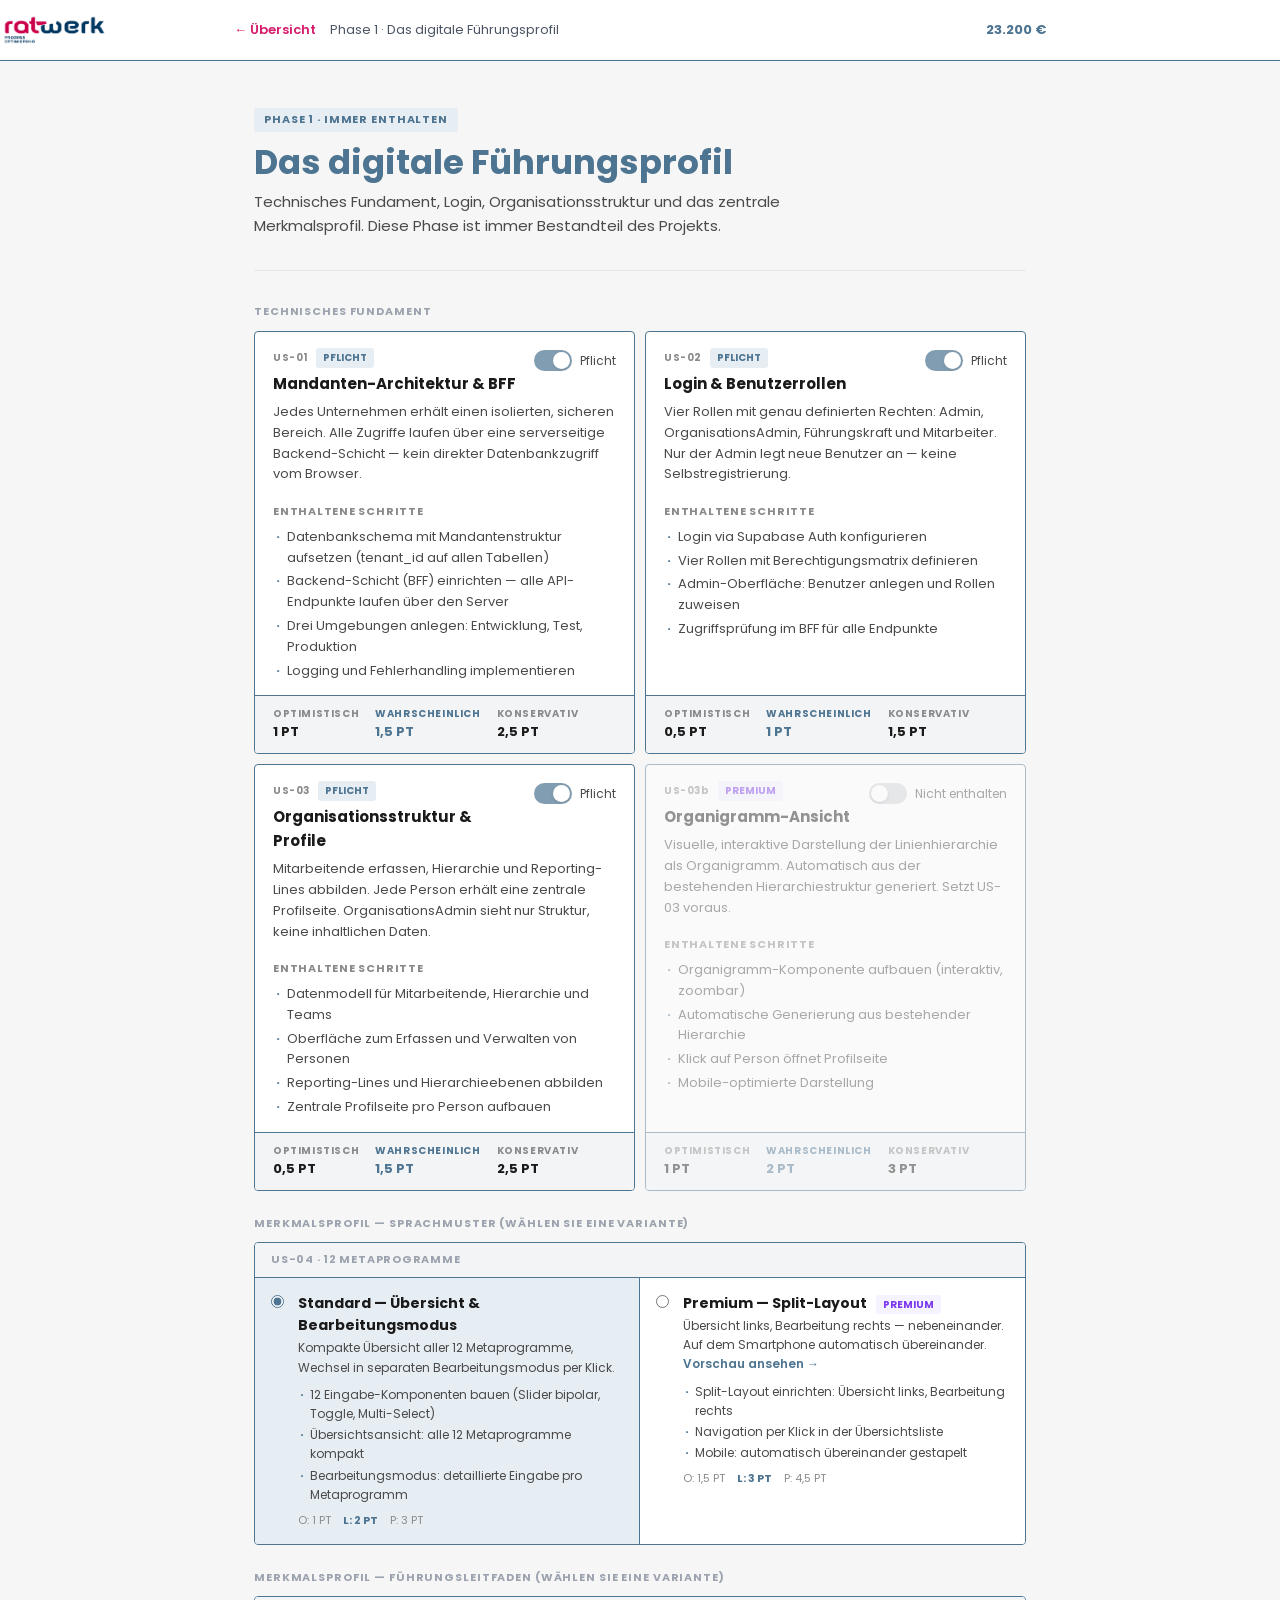
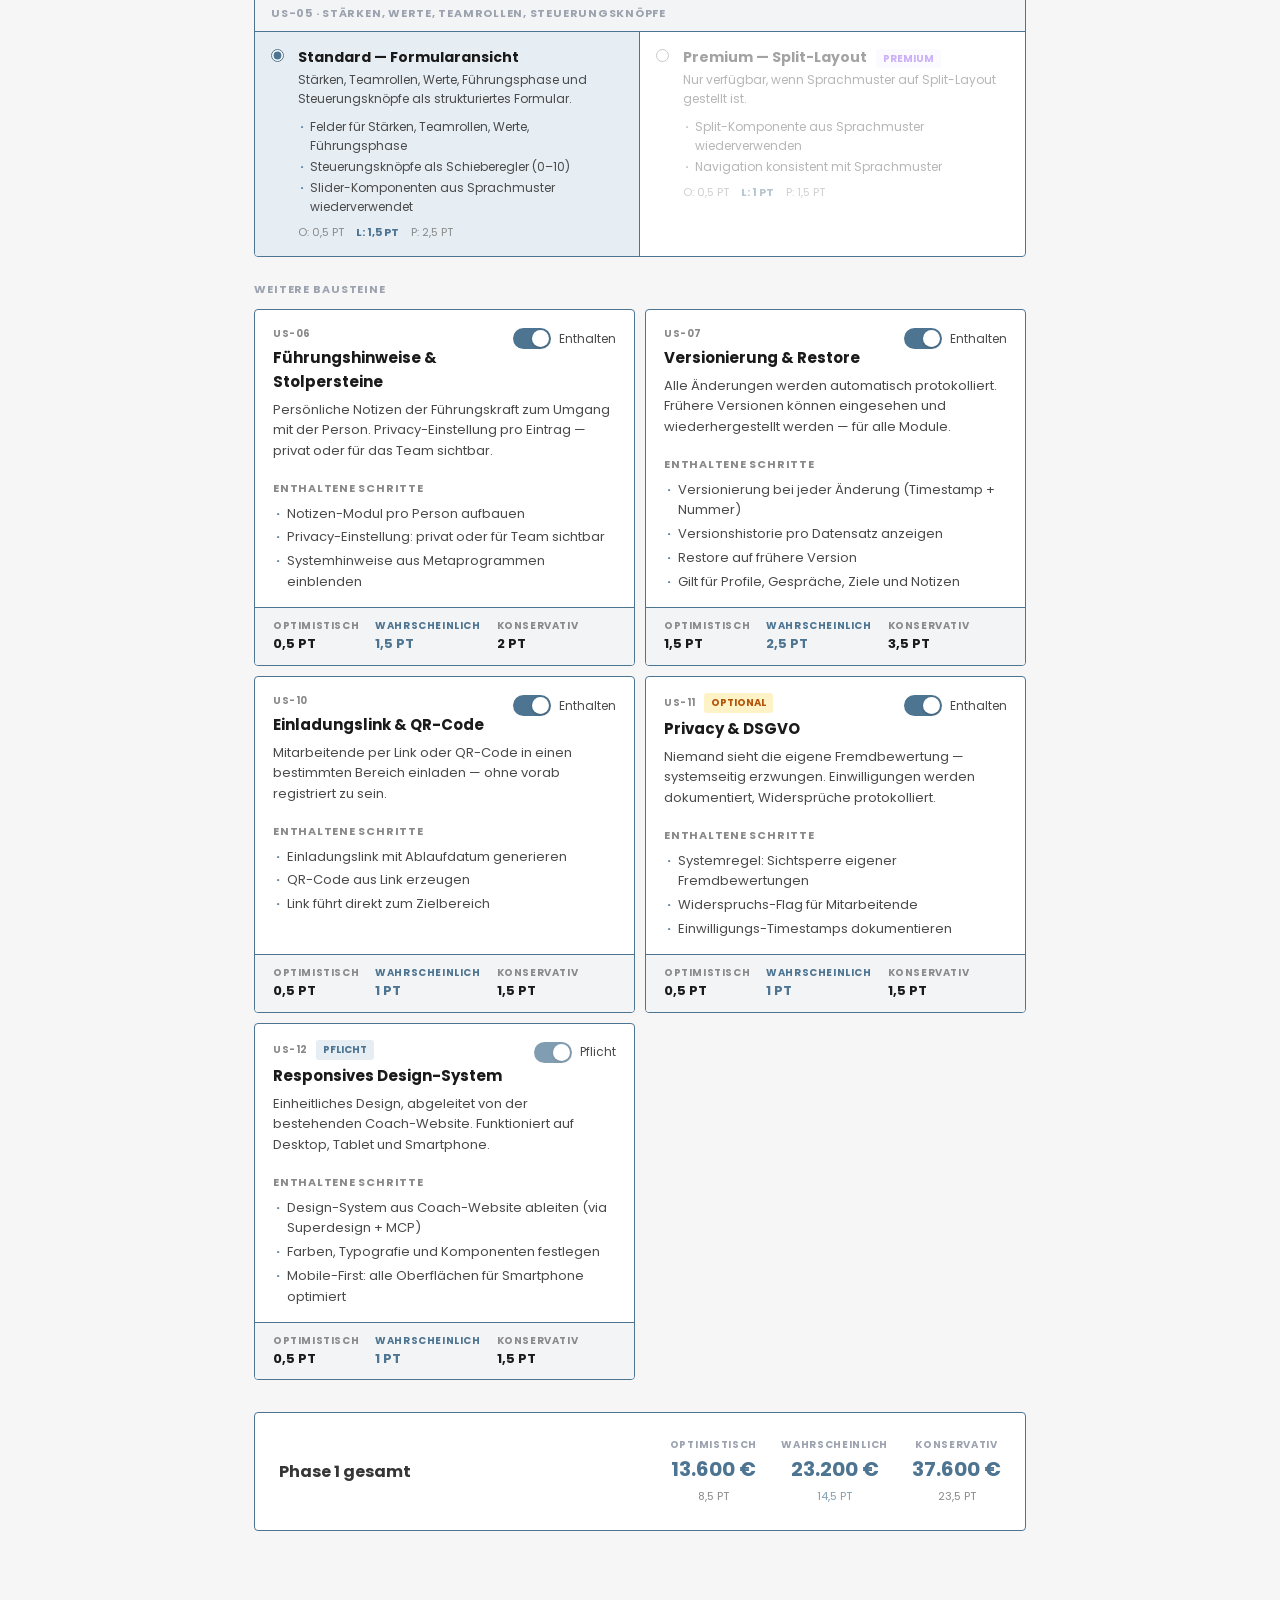
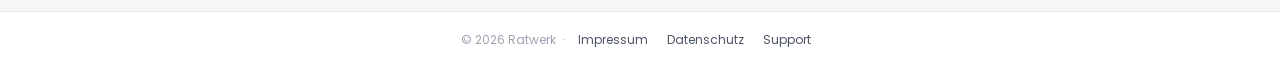
<file: phase1.html>
<!DOCTYPE html>
<html lang="de">
<head>
  <meta charset="UTF-8">
  <meta name="viewport" content="width=device-width, initial-scale=1.0">
  <title>Phase 1 — LOS V3</title>
  <style>
    *, *::before, *::after { box-sizing: border-box; margin: 0; padding: 0; }
    :root {
      --paper: #F9F7F2; --paper-dark: #F0EDE5; --ink: #1A1A1A; --ink-soft: #4A4A4A;
      --ink-faint: #8A8A8A; --rule: #D8D3C8; --phase: #4d7491; --phase-bg: #e6edf3;
    }
    html { scroll-behavior: smooth; }
    body { font-family: -apple-system, BlinkMacSystemFont, 'Segoe UI', sans-serif; background: var(--paper); color: var(--ink); line-height: 1.6; }

    .nav { position: sticky; top: 0; z-index: 100; background: rgba(249,247,242,0.96); backdrop-filter: blur(8px); border-bottom: 1px solid var(--rule); padding: 12px 24px; display: flex; align-items: center; gap: 16px; }
    .nav-back { font-size: 13px; color: var(--phase); text-decoration: none; font-weight: 600; }
    .nav-back:hover { text-decoration: underline; }
    .nav-title { font-size: 13px; color: var(--ink-soft); }
    .nav-total { margin-left: auto; font-size: 14px; font-weight: 700; color: var(--ink); }

    .content { max-width: 820px; margin: 0 auto; padding: 0 24px 80px; }

    .phase-header { padding: 44px 0 32px; border-bottom: 1px solid var(--rule); margin-bottom: 32px; }
    .phase-badge { display: inline-block; font-size: 11px; font-weight: 700; letter-spacing: 0.08em; text-transform: uppercase; padding: 3px 10px; border-radius: 20px; background: var(--phase-bg); color: var(--phase); margin-bottom: 10px; }
    .phase-header h1 { font-family: Georgia, serif; font-size: clamp(24px, 4vw, 34px); font-weight: 700; line-height: 1.2; margin-bottom: 8px; }
    .phase-header p { font-size: 15px; color: var(--ink-soft); max-width: 540px; }

    /* STORY CARDS */
    .stories-grid { display: grid; grid-template-columns: 1fr 1fr; gap: 10px; margin-bottom: 10px; }
    .story-card { background: white; border: 1px solid var(--rule); border-radius: 10px; overflow: hidden; display: flex; flex-direction: column; }
    .story-card.inactive { opacity: 0.45; }

    .sc-head { display: flex; align-items: flex-start; justify-content: space-between; gap: 16px; padding: 16px 18px 0; }
    .sc-meta { display: flex; align-items: center; gap: 8px; margin-bottom: 4px; }
    .sc-id { font-size: 10px; font-weight: 700; letter-spacing: 0.06em; color: var(--ink-faint); }
    .sc-badge { font-size: 10px; font-weight: 700; text-transform: uppercase; padding: 2px 7px; border-radius: 3px; }
    .badge-req { background: var(--phase-bg); color: var(--phase); }
    .badge-prem { background: #F5F3FF; color: #7C3AED; }
    .badge-opt { background: #FEF3C7; color: #B45309; }
    .sc-name { font-size: 15px; font-weight: 700; color: var(--ink); margin-bottom: 6px; }
    .sc-desc { font-size: 13px; color: var(--ink-soft); padding: 0 18px 10px; line-height: 1.6; }

    .sc-toggle { flex-shrink: 0; display: flex; align-items: center; gap: 8px; margin-top: 2px; }
    .toggle { width: 38px; height: 21px; background: var(--rule); border-radius: 11px; position: relative; cursor: pointer; transition: background 0.2s; flex-shrink: 0; }
    .toggle.on { background: var(--phase); }
    .toggle.locked { cursor: default; opacity: 0.7; }
    .toggle::after { content:''; position: absolute; width:17px; height:17px; background:white; border-radius:50%; top:2px; left:2px; transition: transform 0.2s; box-shadow: 0 1px 3px rgba(0,0,0,0.2); }
    .toggle.on::after { transform: translateX(17px); }
    .toggle-label { font-size: 12px; color: var(--ink-soft); white-space: nowrap; }

    .sc-steps { padding: 8px 18px 14px; flex: 1; }
    .sc-steps-title { font-size: 11px; font-weight: 700; text-transform: uppercase; letter-spacing: 0.07em; color: var(--ink-faint); margin-bottom: 6px; }
    .sc-steps ul { list-style: none; display: flex; flex-direction: column; gap: 3px; }
    .sc-steps li { font-size: 13px; color: var(--ink-soft); padding-left: 14px; position: relative; }
    .sc-steps li::before { content: '·'; position: absolute; left: 3px; color: var(--phase); font-weight: 700; }

    .sc-pt { display: flex; gap: 16px; padding: 10px 18px; background: var(--paper); border-top: 1px solid var(--rule); }
    .pt-item { display: flex; flex-direction: column; }
    .pt-label { font-size: 10px; font-weight: 700; text-transform: uppercase; letter-spacing: 0.06em; color: var(--ink-faint); }
    .pt-value { font-size: 13px; font-weight: 700; color: var(--ink); }
    .pt-item.featured .pt-value { color: var(--phase); }
    .pt-item.featured .pt-label { color: var(--phase); }

    /* CHOICE GROUP */
    .choice-group { background: white; border: 1px solid var(--rule); border-radius: 10px; margin-bottom: 10px; overflow: hidden; display: grid; grid-template-columns: 1fr 1fr; }
    .cg-label { grid-column: 1 / -1; font-size: 11px; font-weight: 700; text-transform: uppercase; letter-spacing: 0.07em; color: var(--ink-faint); background: var(--paper-dark); padding: 8px 16px; border-bottom: 1px solid var(--rule); }
    .choice-opt { display: flex; align-items: flex-start; gap: 14px; padding: 14px 16px; cursor: pointer; border-right: 1px solid var(--rule); background: white; transition: background 0.1s; }
    .choice-opt:last-child { border-right: none; }
    .choice-opt:hover { background: var(--paper); }
    .choice-opt.selected { background: var(--phase-bg); }
    .choice-opt input[type=radio] { accent-color: var(--phase); flex-shrink: 0; margin-top: 3px; cursor: pointer; }
    .co-right { flex: 1; }
    .co-name { font-size: 14px; font-weight: 700; color: var(--ink); margin-bottom: 2px; }
    .co-desc { font-size: 12px; color: var(--ink-soft); margin-bottom: 8px; }
    .co-steps { list-style: none; display: flex; flex-direction: column; gap: 2px; margin-bottom: 8px; }
    .co-steps li { font-size: 12px; color: var(--ink-soft); padding-left: 12px; position: relative; }
    .co-steps li::before { content: '·'; position: absolute; left: 2px; color: var(--phase); font-weight: 700; }
    .co-pt { display: flex; gap: 12px; }
    .co-pt-item { font-size: 11px; color: var(--ink-faint); }
    .co-pt-item.featured { color: var(--phase); font-weight: 700; }
    .co-preview { font-size: 12px; color: var(--phase); font-weight: 600; text-decoration: none; }
    .co-preview:hover { text-decoration: underline; }

    /* SECTION LABEL */
    .section-label { font-size: 11px; font-weight: 700; text-transform: uppercase; letter-spacing: 0.08em; color: var(--ink-faint); margin: 24px 0 10px; }

    /* TOTAL */
    .phase-total { background: white; border: 1px solid var(--rule); border-radius: 10px; padding: 24px; margin-top: 32px; display: flex; align-items: center; justify-content: space-between; flex-wrap: wrap; gap: 16px; }
    .pt-label-big { font-family: Georgia, serif; font-size: 16px; font-weight: 700; }
    .pt-values { display: flex; gap: 24px; }
    .ptv { text-align: center; }
    .ptv-label { font-size: 10px; font-weight: 700; text-transform: uppercase; letter-spacing: 0.07em; color: var(--ink-faint); }
    .ptv-value { font-family: Georgia, serif; font-size: 20px; font-weight: 700; color: var(--ink); }
    .ptv.featured .ptv-value { color: var(--phase); }
    .ptv-sub { font-size: 11px; color: var(--ink-faint); margin-top: 3px; }
    .ptv.featured .ptv-sub { color: var(--phase); opacity: 0.7; }
    @media (max-width: 700px) {
      .stories-grid { grid-template-columns: 1fr; }
      .choice-group { grid-template-columns: 1fr; }
      .choice-opt { border-right: none; border-bottom: 1px solid var(--rule); }
      .choice-opt:last-child { border-bottom: none; }
    }
  </style>
  <link rel="stylesheet" href="shared-design.css">
</head>
<body>

<header class="site-header">
  <div class="site-header-inner">
    <img src="logo.png" alt="Ratwerk" class="header-logo" onerror="this.style.display='none'">
    <a href="index.html" class="nav-back">← Übersicht</a>
    <span class="nav-title">Phase 1 · Das digitale Führungsprofil</span>
    <div class="header-right">
      <div class="nav-total" id="nav-total">—</div>
    </div>
  </div>
</header>

<div class="content">
  <div class="phase-header">
    <div class="phase-badge">Phase 1 · Immer enthalten</div>
    <h1>Das digitale Führungsprofil</h1>
    <p>Technisches Fundament, Login, Organisationsstruktur und das zentrale Merkmalsprofil. Diese Phase ist immer Bestandteil des Projekts.</p>
  </div>

  <div class="section-label">Technisches Fundament</div>
  <div class="stories-grid">

  <!-- US-01 -->
  <div class="story-card" id="card-p1_arch">
    <div class="sc-head">
      <div><div class="sc-meta"><span class="sc-id">US-01</span><span class="sc-badge badge-req">Pflicht</span></div><div class="sc-name">Mandanten-Architektur &amp; BFF</div></div>
      <div class="sc-toggle"><div class="toggle on locked"></div><span class="toggle-label">Pflicht</span></div>
    </div>
    <div class="sc-desc">Jedes Unternehmen erhält einen isolierten, sicheren Bereich. Alle Zugriffe laufen über eine serverseitige Backend-Schicht — kein direkter Datenbankzugriff vom Browser.</div>
    <div class="sc-steps"><div class="sc-steps-title">Enthaltene Schritte</div><ul>
      <li>Datenbankschema mit Mandantenstruktur aufsetzen (tenant_id auf allen Tabellen)</li>
      <li>Backend-Schicht (BFF) einrichten — alle API-Endpunkte laufen über den Server</li>
      <li>Drei Umgebungen anlegen: Entwicklung, Test, Produktion</li>
      <li>Logging und Fehlerhandling implementieren</li>
    </ul></div>
    <div class="sc-pt">
      <div class="pt-item"><div class="pt-label">Optimistisch</div><div class="pt-value">1 PT</div></div>
      <div class="pt-item featured"><div class="pt-label">Wahrscheinlich</div><div class="pt-value">1,5 PT</div></div>
      <div class="pt-item"><div class="pt-label">Konservativ</div><div class="pt-value">2,5 PT</div></div>
    </div>
  </div>

  <!-- US-02 -->
  <div class="story-card" id="card-p1_auth">
    <div class="sc-head">
      <div><div class="sc-meta"><span class="sc-id">US-02</span><span class="sc-badge badge-req">Pflicht</span></div><div class="sc-name">Login &amp; Benutzerrollen</div></div>
      <div class="sc-toggle"><div class="toggle on locked"></div><span class="toggle-label">Pflicht</span></div>
    </div>
    <div class="sc-desc">Vier Rollen mit genau definierten Rechten: Admin, OrganisationsAdmin, Führungskraft und Mitarbeiter. Nur der Admin legt neue Benutzer an — keine Selbstregistrierung.</div>
    <div class="sc-steps"><div class="sc-steps-title">Enthaltene Schritte</div><ul>
      <li>Login via Supabase Auth konfigurieren</li>
      <li>Vier Rollen mit Berechtigungsmatrix definieren</li>
      <li>Admin-Oberfläche: Benutzer anlegen und Rollen zuweisen</li>
      <li>Zugriffsprüfung im BFF für alle Endpunkte</li>
    </ul></div>
    <div class="sc-pt">
      <div class="pt-item"><div class="pt-label">Optimistisch</div><div class="pt-value">0,5 PT</div></div>
      <div class="pt-item featured"><div class="pt-label">Wahrscheinlich</div><div class="pt-value">1 PT</div></div>
      <div class="pt-item"><div class="pt-label">Konservativ</div><div class="pt-value">1,5 PT</div></div>
    </div>
  </div>

  <!-- US-03 -->
  <div class="story-card" id="card-p1_org">
    <div class="sc-head">
      <div><div class="sc-meta"><span class="sc-id">US-03</span><span class="sc-badge badge-req">Pflicht</span></div><div class="sc-name">Organisationsstruktur &amp; Profile</div></div>
      <div class="sc-toggle"><div class="toggle on locked"></div><span class="toggle-label">Pflicht</span></div>
    </div>
    <div class="sc-desc">Mitarbeitende erfassen, Hierarchie und Reporting-Lines abbilden. Jede Person erhält eine zentrale Profilseite. OrganisationsAdmin sieht nur Struktur, keine inhaltlichen Daten.</div>
    <div class="sc-steps"><div class="sc-steps-title">Enthaltene Schritte</div><ul>
      <li>Datenmodell für Mitarbeitende, Hierarchie und Teams</li>
      <li>Oberfläche zum Erfassen und Verwalten von Personen</li>
      <li>Reporting-Lines und Hierarchieebenen abbilden</li>
      <li>Zentrale Profilseite pro Person aufbauen</li>
    </ul></div>
    <div class="sc-pt">
      <div class="pt-item"><div class="pt-label">Optimistisch</div><div class="pt-value">0,5 PT</div></div>
      <div class="pt-item featured"><div class="pt-label">Wahrscheinlich</div><div class="pt-value">1,5 PT</div></div>
      <div class="pt-item"><div class="pt-label">Konservativ</div><div class="pt-value">2,5 PT</div></div>
    </div>
  </div>

  <!-- US-03b optional -->
  <div class="story-card" id="card-p1_orgchart">
    <div class="sc-head">
      <div><div class="sc-meta"><span class="sc-id">US-03b</span><span class="sc-badge badge-prem">Premium</span></div><div class="sc-name">Organigramm-Ansicht</div></div>
      <div class="sc-toggle" onclick="toggle('p1_orgchart')">
        <div class="toggle" id="t-p1_orgchart"></div>
        <span class="toggle-label" id="lbl-p1_orgchart">Nicht enthalten</span>
      </div>
    </div>
    <div class="sc-desc">Visuelle, interaktive Darstellung der Linienhierarchie als Organigramm. Automatisch aus der bestehenden Hierarchiestruktur generiert. Setzt US-03 voraus.</div>
    <div class="sc-steps"><div class="sc-steps-title">Enthaltene Schritte</div><ul>
      <li>Organigramm-Komponente aufbauen (interaktiv, zoombar)</li>
      <li>Automatische Generierung aus bestehender Hierarchie</li>
      <li>Klick auf Person öffnet Profilseite</li>
      <li>Mobile-optimierte Darstellung</li>
    </ul></div>
    <div class="sc-pt">
      <div class="pt-item"><div class="pt-label">Optimistisch</div><div class="pt-value">1 PT</div></div>
      <div class="pt-item featured"><div class="pt-label">Wahrscheinlich</div><div class="pt-value">2 PT</div></div>
      <div class="pt-item"><div class="pt-label">Konservativ</div><div class="pt-value">3 PT</div></div>
    </div>
  </div>
</div>

<div class="section-label">Merkmalsprofil — Sprachmuster (Wählen Sie eine Variante)</div>

  <div class="choice-group">
    <div class="cg-label">US-04 · 12 Metaprogramme</div>
    <div class="choice-opt" id="opt-meta-std" onclick="choose('meta','std')">
      <input type="radio" name="meta" value="std">
      <div class="co-right">
        <div class="co-name">Standard — Übersicht &amp; Bearbeitungsmodus</div>
        <div class="co-desc">Kompakte Übersicht aller 12 Metaprogramme, Wechsel in separaten Bearbeitungsmodus per Klick.</div>
        <ul class="co-steps">
          <li>12 Eingabe-Komponenten bauen (Slider bipolar, Toggle, Multi-Select)</li>
          <li>Übersichtsansicht: alle 12 Metaprogramme kompakt</li>
          <li>Bearbeitungsmodus: detaillierte Eingabe pro Metaprogramm</li>
        </ul>
        <div class="co-pt">
          <div class="co-pt-item">O: 1 PT</div>
          <div class="co-pt-item featured">L: 2 PT</div>
          <div class="co-pt-item">P: 3 PT</div>
        </div>
      </div>
    </div>
    <div class="choice-opt" id="opt-meta-prem" onclick="choose('meta','prem')">
      <input type="radio" name="meta" value="prem">
      <div class="co-right">
        <div class="co-name">Premium — Split-Layout <span class="sc-badge badge-prem" style="margin-left:6px">Premium</span></div>
        <div class="co-desc">Übersicht links, Bearbeitung rechts — nebeneinander. Auf dem Smartphone automatisch übereinander. <a href="mockup_splitmode.html" target="_blank" class="co-preview" onclick="event.stopPropagation()">Vorschau ansehen →</a></div>
        <ul class="co-steps">
          <li>Split-Layout einrichten: Übersicht links, Bearbeitung rechts</li>
          <li>Navigation per Klick in der Übersichtsliste</li>
          <li>Mobile: automatisch übereinander gestapelt</li>
        </ul>
        <div class="co-pt">
          <div class="co-pt-item">O: 1,5 PT</div>
          <div class="co-pt-item featured">L: 3 PT</div>
          <div class="co-pt-item">P: 4,5 PT</div>
        </div>
      </div>
    </div>
  </div>

  <div class="section-label">Merkmalsprofil — Führungsleitfaden (Wählen Sie eine Variante)</div>

  <div class="choice-group">
    <div class="cg-label">US-05 · Stärken, Werte, Teamrollen, Steuerungsknöpfe</div>
    <div class="choice-opt" id="opt-leit-std" onclick="choose('leit','std')">
      <input type="radio" name="leit" value="std">
      <div class="co-right">
        <div class="co-name">Standard — Formularansicht</div>
        <div class="co-desc">Stärken, Teamrollen, Werte, Führungsphase und Steuerungsknöpfe als strukturiertes Formular.</div>
        <ul class="co-steps">
          <li>Felder für Stärken, Teamrollen, Werte, Führungsphase</li>
          <li>Steuerungsknöpfe als Schieberegler (0–10)</li>
          <li>Slider-Komponenten aus Sprachmuster wiederverwendet</li>
        </ul>
        <div class="co-pt">
          <div class="co-pt-item">O: 0,5 PT</div>
          <div class="co-pt-item featured">L: 1,5 PT</div>
          <div class="co-pt-item">P: 2,5 PT</div>
        </div>
      </div>
    </div>
    <div class="choice-opt" id="opt-leit-prem" onclick="choose('leit','prem')">
      <input type="radio" name="leit" value="prem">
      <div class="co-right">
        <div class="co-name">Premium — Split-Layout <span class="sc-badge badge-prem" style="margin-left:6px">Premium</span></div>
        <div class="co-desc">Gleiche Split-Logik wie beim Sprachmuster. Setzt Split-Layout bei Sprachmuster voraus. <a href="mockup_splitmode.html" target="_blank" class="co-preview" onclick="event.stopPropagation()">Vorschau ansehen →</a></div>
        <ul class="co-steps">
          <li>Split-Komponente aus Sprachmuster wiederverwenden</li>
          <li>Navigation konsistent mit Sprachmuster</li>
        </ul>
        <div class="co-pt">
          <div class="co-pt-item">O: 0,5 PT</div>
          <div class="co-pt-item featured">L: 1 PT</div>
          <div class="co-pt-item">P: 1,5 PT</div>
        </div>
      </div>
    </div>
  </div>

  <div class="section-label">Weitere Bausteine</div>
  <div class="stories-grid">

  <!-- US-06 -->
  <div class="story-card" id="card-p1_hints">
    <div class="sc-head">
      <div><div class="sc-meta"><span class="sc-id">US-06</span></div><div class="sc-name">Führungshinweise &amp; Stolpersteine</div></div>
      <div class="sc-toggle" onclick="toggle('p1_hints')">
        <div class="toggle on" id="t-p1_hints"></div>
        <span class="toggle-label" id="lbl-p1_hints">Enthalten</span>
      </div>
    </div>
    <div class="sc-desc">Persönliche Notizen der Führungskraft zum Umgang mit der Person. Privacy-Einstellung pro Eintrag — privat oder für das Team sichtbar.</div>
    <div class="sc-steps"><div class="sc-steps-title">Enthaltene Schritte</div><ul>
      <li>Notizen-Modul pro Person aufbauen</li>
      <li>Privacy-Einstellung: privat oder für Team sichtbar</li>
      <li>Systemhinweise aus Metaprogrammen einblenden</li>
    </ul></div>
    <div class="sc-pt">
      <div class="pt-item"><div class="pt-label">Optimistisch</div><div class="pt-value">0,5 PT</div></div>
      <div class="pt-item featured"><div class="pt-label">Wahrscheinlich</div><div class="pt-value">1,5 PT</div></div>
      <div class="pt-item"><div class="pt-label">Konservativ</div><div class="pt-value">2 PT</div></div>
    </div>
  </div>

  <!-- US-07 -->
  <div class="story-card" id="card-p1_vers">
    <div class="sc-head">
      <div><div class="sc-meta"><span class="sc-id">US-07</span></div><div class="sc-name">Versionierung &amp; Restore</div></div>
      <div class="sc-toggle" onclick="toggle('p1_vers')">
        <div class="toggle on" id="t-p1_vers"></div>
        <span class="toggle-label" id="lbl-p1_vers">Enthalten</span>
      </div>
    </div>
    <div class="sc-desc">Alle Änderungen werden automatisch protokolliert. Frühere Versionen können eingesehen und wiederhergestellt werden — für alle Module.</div>
    <div class="sc-steps"><div class="sc-steps-title">Enthaltene Schritte</div><ul>
      <li>Versionierung bei jeder Änderung (Timestamp + Nummer)</li>
      <li>Versionshistorie pro Datensatz anzeigen</li>
      <li>Restore auf frühere Version</li>
      <li>Gilt für Profile, Gespräche, Ziele und Notizen</li>
    </ul></div>
    <div class="sc-pt">
      <div class="pt-item"><div class="pt-label">Optimistisch</div><div class="pt-value">1,5 PT</div></div>
      <div class="pt-item featured"><div class="pt-label">Wahrscheinlich</div><div class="pt-value">2,5 PT</div></div>
      <div class="pt-item"><div class="pt-label">Konservativ</div><div class="pt-value">3,5 PT</div></div>
    </div>
  </div>

  <!-- US-10 -->
  <div class="story-card" id="card-p1_qr">
    <div class="sc-head">
      <div><div class="sc-meta"><span class="sc-id">US-10</span></div><div class="sc-name">Einladungslink &amp; QR-Code</div></div>
      <div class="sc-toggle" onclick="toggle('p1_qr')">
        <div class="toggle on" id="t-p1_qr"></div>
        <span class="toggle-label" id="lbl-p1_qr">Enthalten</span>
      </div>
    </div>
    <div class="sc-desc">Mitarbeitende per Link oder QR-Code in einen bestimmten Bereich einladen — ohne vorab registriert zu sein.</div>
    <div class="sc-steps"><div class="sc-steps-title">Enthaltene Schritte</div><ul>
      <li>Einladungslink mit Ablaufdatum generieren</li>
      <li>QR-Code aus Link erzeugen</li>
      <li>Link führt direkt zum Zielbereich</li>
    </ul></div>
    <div class="sc-pt">
      <div class="pt-item"><div class="pt-label">Optimistisch</div><div class="pt-value">0,5 PT</div></div>
      <div class="pt-item featured"><div class="pt-label">Wahrscheinlich</div><div class="pt-value">1 PT</div></div>
      <div class="pt-item"><div class="pt-label">Konservativ</div><div class="pt-value">1,5 PT</div></div>
    </div>
  </div>

  <!-- US-11 -->
  <div class="story-card" id="card-p1_priv">
    <div class="sc-head">
      <div><div class="sc-meta"><span class="sc-id">US-11</span><span class="sc-badge badge-opt">Optional</span></div><div class="sc-name">Privacy &amp; DSGVO</div></div>
      <div class="sc-toggle" onclick="toggle('p1_priv')">
        <div class="toggle on" id="t-p1_priv"></div>
        <span class="toggle-label" id="lbl-p1_priv">Enthalten</span>
      </div>
    </div>
    <div class="sc-desc">Niemand sieht die eigene Fremdbewertung — systemseitig erzwungen. Einwilligungen werden dokumentiert, Widersprüche protokolliert.</div>
    <div class="sc-steps"><div class="sc-steps-title">Enthaltene Schritte</div><ul>
      <li>Systemregel: Sichtsperre eigener Fremdbewertungen</li>
      <li>Widerspruchs-Flag für Mitarbeitende</li>
      <li>Einwilligungs-Timestamps dokumentieren</li>
    </ul></div>
    <div class="sc-pt">
      <div class="pt-item"><div class="pt-label">Optimistisch</div><div class="pt-value">0,5 PT</div></div>
      <div class="pt-item featured"><div class="pt-label">Wahrscheinlich</div><div class="pt-value">1 PT</div></div>
      <div class="pt-item"><div class="pt-label">Konservativ</div><div class="pt-value">1,5 PT</div></div>
    </div>
  </div>

  <!-- US-12 -->
  <div class="story-card">
    <div class="sc-head">
      <div><div class="sc-meta"><span class="sc-id">US-12</span><span class="sc-badge badge-req">Pflicht</span></div><div class="sc-name">Responsives Design-System</div></div>
      <div class="sc-toggle"><div class="toggle on locked"></div><span class="toggle-label">Pflicht</span></div>
    </div>
    <div class="sc-desc">Einheitliches Design, abgeleitet von der bestehenden Coach-Website. Funktioniert auf Desktop, Tablet und Smartphone.</div>
    <div class="sc-steps"><div class="sc-steps-title">Enthaltene Schritte</div><ul>
      <li>Design-System aus Coach-Website ableiten (via Superdesign + MCP)</li>
      <li>Farben, Typografie und Komponenten festlegen</li>
      <li>Mobile-First: alle Oberflächen für Smartphone optimiert</li>
    </ul></div>
    <div class="sc-pt">
      <div class="pt-item"><div class="pt-label">Optimistisch</div><div class="pt-value">0,5 PT</div></div>
      <div class="pt-item featured"><div class="pt-label">Wahrscheinlich</div><div class="pt-value">1 PT</div></div>
      <div class="pt-item"><div class="pt-label">Konservativ</div><div class="pt-value">1,5 PT</div></div>
    </div>
  </div>

  </div>

  <!-- TOTAL -->
  <div class="phase-total">
    <div class="pt-label-big">Phase 1 gesamt</div>
    <div class="pt-values">
      <div class="ptv"><div class="ptv-label">Optimistisch</div><div class="ptv-value" id="tot-min">—</div><div class="ptv-sub" id="pt-min">—</div></div>
      <div class="ptv featured"><div class="ptv-label">Wahrscheinlich</div><div class="ptv-value" id="tot-likely">—</div><div class="ptv-sub" id="pt-likely">—</div></div>
      <div class="ptv"><div class="ptv-label">Konservativ</div><div class="ptv-value" id="tot-max">—</div><div class="ptv-sub" id="pt-max">—</div></div>
    </div>
  </div>
</div>

<script src="shared.js"></script>
<script>
const state = loadState();

function applyState() {
  // Toggles
  ['p1_orgchart', 'p1_hints', 'p1_vers', 'p1_qr', 'p1_priv'].forEach(key => {
    const on = !!state[key];
    const t = document.getElementById(`t-${key}`);
    const l = document.getElementById(`lbl-${key}`);
    if (t) { t.classList.toggle('on', on); }
    if (l) { l.textContent = on ? 'Enthalten' : 'Nicht enthalten'; }
    const card = document.getElementById(`card-${key}`);
    if (card) card.classList.toggle('inactive', !on);
  });

  // Choices
  ['std','prem'].forEach(v => {
    document.getElementById(`opt-meta-${v}`)?.classList.toggle('selected', state.meta === v);
    document.getElementById(`opt-leit-${v}`)?.classList.toggle('selected', state.leit === v);
  });
  document.querySelector(`input[name=meta][value=${state.meta}]`).checked = true;
  document.querySelector(`input[name=leit][value=${state.leit}]`).checked = true;

  // Leit-prem locked if meta is std
  const leitPrem = document.getElementById('opt-leit-prem');
  if (state.meta === 'std') {
    leitPrem.style.opacity = '0.4';
    leitPrem.style.pointerEvents = 'none';
    leitPrem.querySelector('.co-desc').textContent = 'Nur verfügbar, wenn Sprachmuster auf Split-Layout gestellt ist.';
  } else {
    leitPrem.style.opacity = '';
    leitPrem.style.pointerEvents = '';
  }

  updateTotal();
}

function toggle(key) {
  state[key] = !state[key];
  saveState(state);
  applyState();
}

function choose(group, val) {
  state[group] = val;
  if (group === 'meta' && val === 'std' && state.leit === 'prem') {
    state.leit = 'std';
  }
  saveState(state);
  applyState();
}

function updateTotal() {
  const active = Object.entries(STORIES).filter(([k, s]) => s.phase === 1 && isActive(k, s, state));
  const ptMin = active.reduce((s, [, x]) => s + Math.round(x.min / 8 * 2) / 2, 0);
  const ptLikely = active.reduce((s, [, x]) => s + Math.round(x.likely / 8 * 2) / 2, 0);
  const ptMax = active.reduce((s, [, x]) => s + Math.round(x.max / 8 * 2) / 2, 0);
  document.getElementById('tot-min').textContent = fmt(ptMin * 1600);
  document.getElementById('tot-likely').textContent = fmt(ptLikely * 1600);
  document.getElementById('tot-max').textContent = fmt(ptMax * 1600);
  document.getElementById('pt-min').textContent = ptMin.toLocaleString('de-DE') + ' PT';
  document.getElementById('pt-likely').textContent = ptLikely.toLocaleString('de-DE') + ' PT';
  document.getElementById('pt-max').textContent = ptMax.toLocaleString('de-DE') + ' PT';
  document.getElementById('nav-total').textContent = fmt(ptLikely * 1600);
}

applyState();
</script>
<footer class="site-footer">
  &copy; 2026 Ratwerk &nbsp;·&nbsp;
  <a href="#">Impressum</a>
  <a href="#">Datenschutz</a>
  <a href="#">Support</a>
</footer>
</body>
</html>
</file>
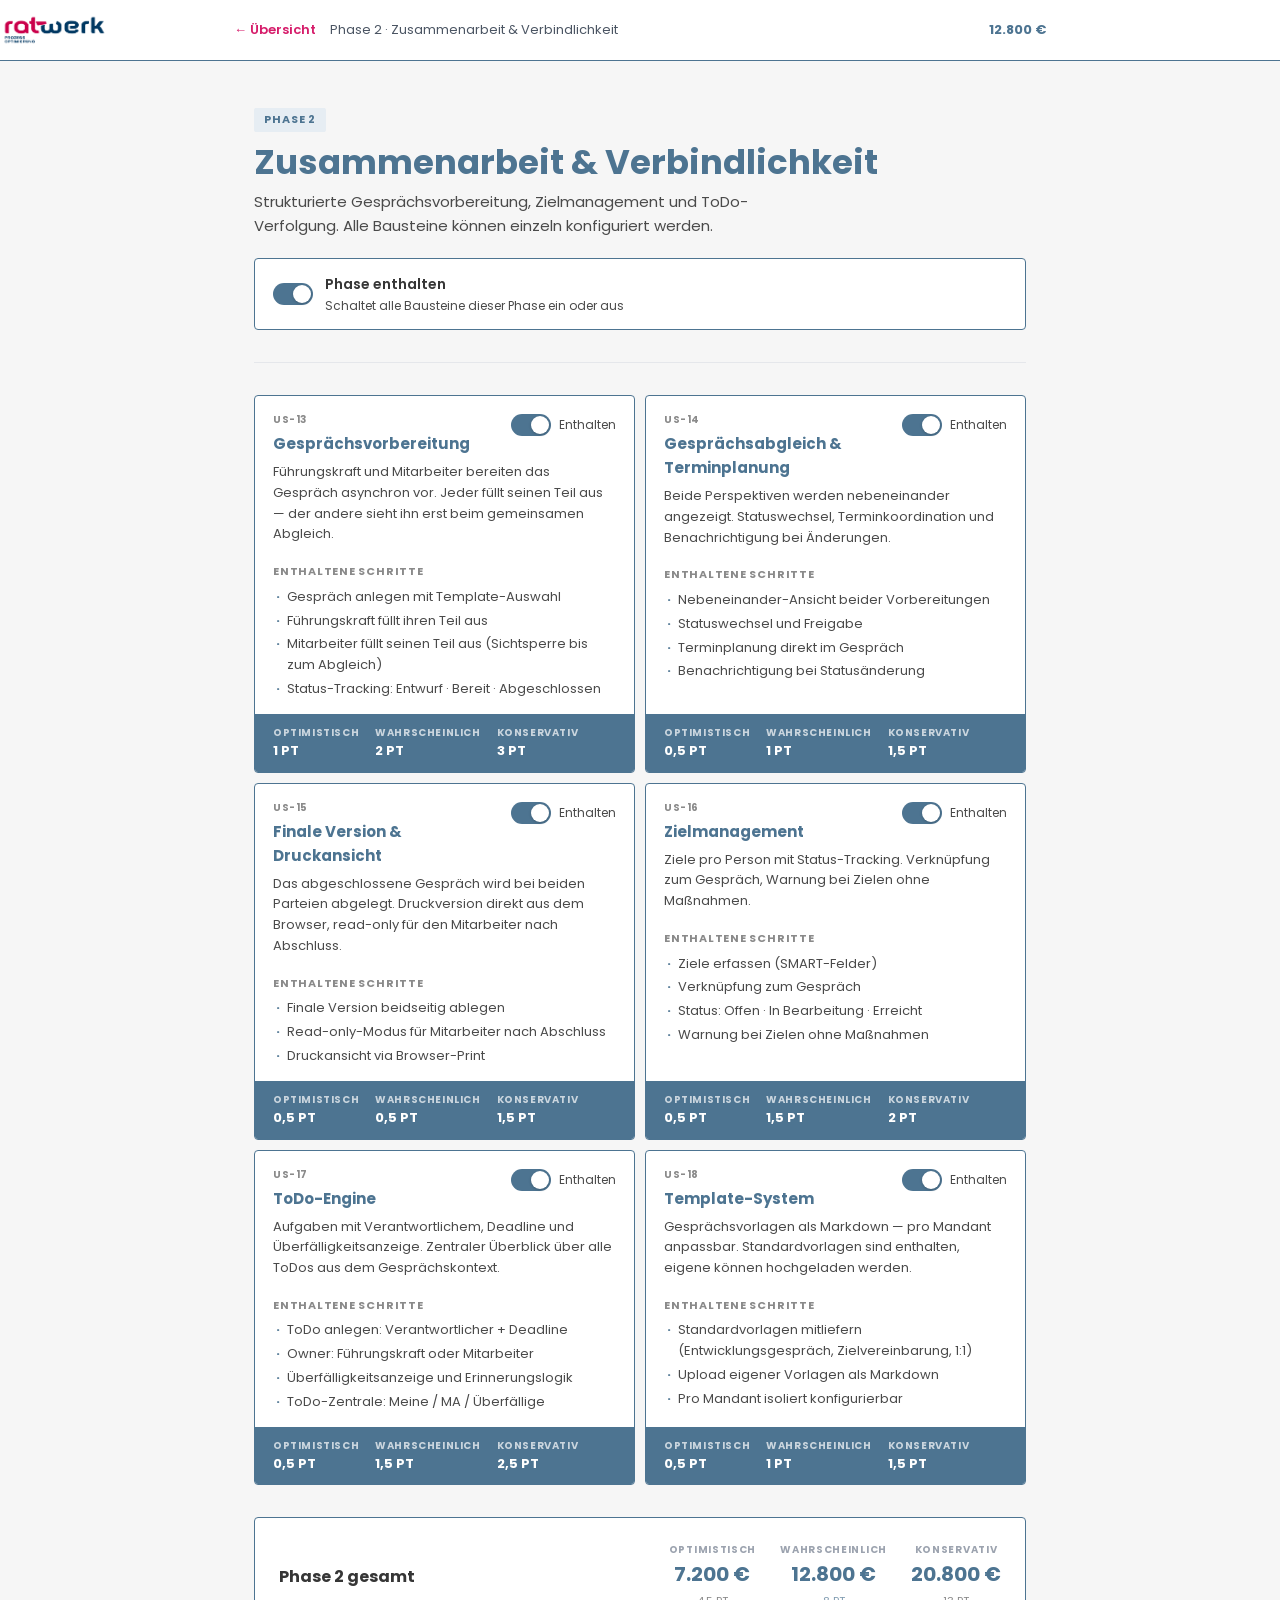
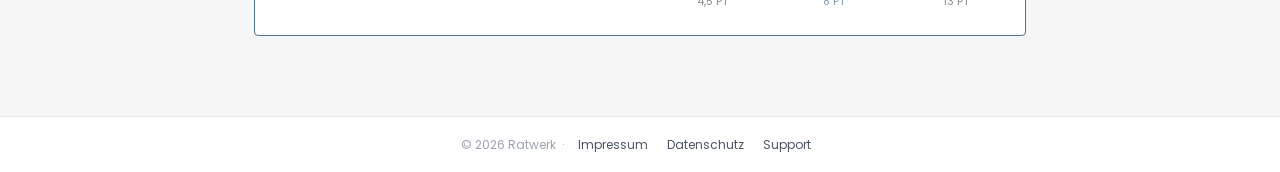
<file: phase2.html>
<!DOCTYPE html>
<html lang="de">
<head>
  <meta charset="UTF-8">
  <meta name="viewport" content="width=device-width, initial-scale=1.0">
  <title>Phase 2 — LOS V3</title>
  <style>
    *, *::before, *::after { box-sizing: border-box; margin: 0; padding: 0; }
    :root {
      --paper: #F9F7F2; --paper-dark: #F0EDE5; --ink: #1A1A1A; --ink-soft: #4A4A4A;
      --ink-faint: #8A8A8A; --rule: #D8D3C8; --phase: #4d7491; --phase-bg: #e6edf3;
    }
    html { scroll-behavior: smooth; }
    body { font-family: -apple-system, BlinkMacSystemFont, 'Segoe UI', sans-serif; background: var(--paper); color: var(--ink); line-height: 1.6; }

    .nav { position: sticky; top: 0; z-index: 100; background: rgba(249,247,242,0.96); backdrop-filter: blur(8px); border-bottom: 1px solid var(--rule); padding: 12px 24px; display: flex; align-items: center; gap: 16px; }
    .nav-back { font-size: 13px; color: var(--phase); text-decoration: none; font-weight: 600; }
    .nav-back:hover { text-decoration: underline; }
    .nav-title { font-size: 13px; color: var(--ink-soft); }
    .nav-total { margin-left: auto; font-size: 14px; font-weight: 700; color: var(--ink); }

    .content { max-width: 820px; margin: 0 auto; padding: 0 24px 80px; }

    .phase-header { padding: 44px 0 32px; border-bottom: 1px solid var(--rule); margin-bottom: 32px; }
    .phase-badge { display: inline-block; font-size: 11px; font-weight: 700; letter-spacing: 0.08em; text-transform: uppercase; padding: 3px 10px; border-radius: 20px; background: var(--phase-bg); color: var(--phase); margin-bottom: 10px; }
    .phase-header h1 { font-family: Georgia, serif; font-size: clamp(24px, 4vw, 34px); font-weight: 700; line-height: 1.2; margin-bottom: 8px; }
    .phase-header p { font-size: 15px; color: var(--ink-soft); max-width: 540px; }

    .phase-switch { display: flex; align-items: center; gap: 12px; margin-top: 20px; padding: 14px 18px; background: white; border: 1px solid var(--rule); border-radius: 8px; }
    .toggle { width: 40px; height: 22px; background: var(--rule); border-radius: 11px; position: relative; cursor: pointer; transition: background 0.2s; flex-shrink: 0; }
    .toggle.on { background: var(--phase); }
    .toggle.locked { cursor: default; opacity: 0.7; }
    .toggle::after { content:''; position:absolute; width:18px; height:18px; background:white; border-radius:50%; top:2px; left:2px; transition:transform 0.2s; box-shadow:0 1px 3px rgba(0,0,0,0.2); }
    .toggle.on::after { transform: translateX(18px); }
    .phase-switch-label { font-size: 14px; font-weight: 600; }
    .phase-switch-note { font-size: 12px; color: var(--ink-soft); }

    .stories { display: grid; grid-template-columns: 1fr 1fr; gap: 10px; }
    .stories.off { opacity: 0.4; pointer-events: none; }

    .story-card { background: white; border: 1px solid var(--rule); border-radius: 10px; overflow: hidden; display: flex; flex-direction: column; }
    .story-card.inactive { opacity: 0.45; }

    .sc-head { display: flex; align-items: flex-start; justify-content: space-between; gap: 16px; padding: 16px 18px 0; }
    .sc-meta { display: flex; align-items: center; gap: 8px; margin-bottom: 4px; }
    .sc-id { font-size: 10px; font-weight: 700; letter-spacing: 0.06em; color: var(--ink-faint); }
    .sc-name { font-size: 15px; font-weight: 700; color: var(--ink); margin-bottom: 6px; }
    .sc-desc { font-size: 13px; color: var(--ink-soft); padding: 0 18px 10px; line-height: 1.6; }

    .sc-toggle { flex-shrink: 0; display: flex; align-items: center; gap: 8px; margin-top: 2px; }
    .toggle-label { font-size: 12px; color: var(--ink-soft); white-space: nowrap; }

    .sc-steps { padding: 8px 18px 14px; flex: 1; }
    .sc-steps-title { font-size: 11px; font-weight: 700; text-transform: uppercase; letter-spacing: 0.07em; color: var(--ink-faint); margin-bottom: 6px; }
    .sc-steps ul { list-style: none; display: flex; flex-direction: column; gap: 3px; }
    .sc-steps li { font-size: 13px; color: var(--ink-soft); padding-left: 14px; position: relative; }
    .sc-steps li::before { content: '·'; position: absolute; left: 3px; color: var(--phase); font-weight: 700; }

    .sc-pt { display: flex; gap: 16px; padding: 10px 18px; background: var(--paper); border-top: 1px solid var(--rule); }
    .pt-item { display: flex; flex-direction: column; }
    .pt-label { font-size: 10px; font-weight: 700; text-transform: uppercase; letter-spacing: 0.06em; color: var(--ink-faint); }
    .pt-value { font-size: 13px; font-weight: 700; color: var(--ink); }
    .pt-item.featured .pt-value { color: var(--phase); }
    .pt-item.featured .pt-label { color: var(--phase); }

    .phase-total { background: white; border: 1px solid var(--rule); border-radius: 10px; padding: 24px; margin-top: 32px; display: flex; align-items: center; justify-content: space-between; flex-wrap: wrap; gap: 16px; }
    .pt-label-big { font-family: Georgia, serif; font-size: 16px; font-weight: 700; }
    .pt-values { display: flex; gap: 24px; }
    .ptv { text-align: center; }
    .ptv-label { font-size: 10px; font-weight: 700; text-transform: uppercase; letter-spacing: 0.07em; color: var(--ink-faint); }
    .ptv-value { font-family: Georgia, serif; font-size: 20px; font-weight: 700; color: var(--ink); }
    .ptv.featured .ptv-value { color: var(--phase); }
    .ptv-sub { font-size: 11px; color: var(--ink-faint); margin-top: 3px; }
    .ptv.featured .ptv-sub { color: var(--phase); opacity: 0.7; }
    @media (max-width: 700px) { .stories { grid-template-columns: 1fr; } }
  </style>
  <link rel="stylesheet" href="shared-design.css">
  <style>
    .sc-name { color: var(--navy) !important; }
    .sc-pt { background: #4d7491 !important; border-top-color: #4d7491 !important; }
    .sc-pt .pt-label { color: rgba(255,255,255,0.7) !important; }
    .sc-pt .pt-value { color: #fff !important; }
  </style>
</head>
<body>

<header class="site-header">
  <div class="site-header-inner">
    <img src="logo.png" alt="Ratwerk" class="header-logo" onerror="this.style.display='none'">
    <a href="index.html" class="nav-back">← Übersicht</a>
    <span class="nav-title">Phase 2 · Zusammenarbeit &amp; Verbindlichkeit</span>
    <div class="header-right">
      <div class="nav-total" id="nav-total">—</div>
    </div>
  </div>
</header>

<div class="content">
  <div class="phase-header">
    <div class="phase-badge">Phase 2</div>
    <h1>Zusammenarbeit &amp; Verbindlichkeit</h1>
    <p>Strukturierte Gesprächsvorbereitung, Zielmanagement und ToDo-Verfolgung. Alle Bausteine können einzeln konfiguriert werden.</p>
    <div class="phase-switch">
      <div class="toggle" id="phase-toggle" onclick="togglePhase()"></div>
      <div>
        <div class="phase-switch-label" id="phase-label">Phase enthalten</div>
        <div class="phase-switch-note">Schaltet alle Bausteine dieser Phase ein oder aus</div>
      </div>
    </div>
  </div>

  <div class="stories" id="stories">

    <!-- US-13 -->
    <div class="story-card" id="card-p2_prep">
      <div class="sc-head">
        <div><div class="sc-meta"><span class="sc-id">US-13</span></div><div class="sc-name">Gesprächsvorbereitung</div></div>
        <div class="sc-toggle" onclick="toggle('p2_prep')"><div class="toggle on" id="t-p2_prep"></div><span class="toggle-label" id="lbl-p2_prep">Enthalten</span></div>
      </div>
      <div class="sc-desc">Führungskraft und Mitarbeiter bereiten das Gespräch asynchron vor. Jeder füllt seinen Teil aus — der andere sieht ihn erst beim gemeinsamen Abgleich.</div>
      <div class="sc-steps"><div class="sc-steps-title">Enthaltene Schritte</div><ul>
        <li>Gespräch anlegen mit Template-Auswahl</li>
        <li>Führungskraft füllt ihren Teil aus</li>
        <li>Mitarbeiter füllt seinen Teil aus (Sichtsperre bis zum Abgleich)</li>
        <li>Status-Tracking: Entwurf · Bereit · Abgeschlossen</li>
      </ul></div>
      <div class="sc-pt">
        <div class="pt-item"><div class="pt-label">Optimistisch</div><div class="pt-value">1 PT</div></div>
        <div class="pt-item featured"><div class="pt-label">Wahrscheinlich</div><div class="pt-value">2 PT</div></div>
        <div class="pt-item"><div class="pt-label">Konservativ</div><div class="pt-value">3 PT</div></div>
      </div>
    </div>

    <!-- US-14 -->
    <div class="story-card" id="card-p2_align">
      <div class="sc-head">
        <div><div class="sc-meta"><span class="sc-id">US-14</span></div><div class="sc-name">Gesprächsabgleich &amp; Terminplanung</div></div>
        <div class="sc-toggle" onclick="toggle('p2_align')"><div class="toggle on" id="t-p2_align"></div><span class="toggle-label" id="lbl-p2_align">Enthalten</span></div>
      </div>
      <div class="sc-desc">Beide Perspektiven werden nebeneinander angezeigt. Statuswechsel, Terminkoordination und Benachrichtigung bei Änderungen.</div>
      <div class="sc-steps"><div class="sc-steps-title">Enthaltene Schritte</div><ul>
        <li>Nebeneinander-Ansicht beider Vorbereitungen</li>
        <li>Statuswechsel und Freigabe</li>
        <li>Terminplanung direkt im Gespräch</li>
        <li>Benachrichtigung bei Statusänderung</li>
      </ul></div>
      <div class="sc-pt">
        <div class="pt-item"><div class="pt-label">Optimistisch</div><div class="pt-value">0,5 PT</div></div>
        <div class="pt-item featured"><div class="pt-label">Wahrscheinlich</div><div class="pt-value">1 PT</div></div>
        <div class="pt-item"><div class="pt-label">Konservativ</div><div class="pt-value">1,5 PT</div></div>
      </div>
    </div>

    <!-- US-15 -->
    <div class="story-card" id="card-p2_final">
      <div class="sc-head">
        <div><div class="sc-meta"><span class="sc-id">US-15</span></div><div class="sc-name">Finale Version &amp; Druckansicht</div></div>
        <div class="sc-toggle" onclick="toggle('p2_final')"><div class="toggle on" id="t-p2_final"></div><span class="toggle-label" id="lbl-p2_final">Enthalten</span></div>
      </div>
      <div class="sc-desc">Das abgeschlossene Gespräch wird bei beiden Parteien abgelegt. Druckversion direkt aus dem Browser, read-only für den Mitarbeiter nach Abschluss.</div>
      <div class="sc-steps"><div class="sc-steps-title">Enthaltene Schritte</div><ul>
        <li>Finale Version beidseitig ablegen</li>
        <li>Read-only-Modus für Mitarbeiter nach Abschluss</li>
        <li>Druckansicht via Browser-Print</li>
      </ul></div>
      <div class="sc-pt">
        <div class="pt-item"><div class="pt-label">Optimistisch</div><div class="pt-value">0,5 PT</div></div>
        <div class="pt-item featured"><div class="pt-label">Wahrscheinlich</div><div class="pt-value">0,5 PT</div></div>
        <div class="pt-item"><div class="pt-label">Konservativ</div><div class="pt-value">1,5 PT</div></div>
      </div>
    </div>

    <!-- US-16 -->
    <div class="story-card" id="card-p2_goals">
      <div class="sc-head">
        <div><div class="sc-meta"><span class="sc-id">US-16</span></div><div class="sc-name">Zielmanagement</div></div>
        <div class="sc-toggle" onclick="toggle('p2_goals')"><div class="toggle on" id="t-p2_goals"></div><span class="toggle-label" id="lbl-p2_goals">Enthalten</span></div>
      </div>
      <div class="sc-desc">Ziele pro Person mit Status-Tracking. Verknüpfung zum Gespräch, Warnung bei Zielen ohne Maßnahmen.</div>
      <div class="sc-steps"><div class="sc-steps-title">Enthaltene Schritte</div><ul>
        <li>Ziele erfassen (SMART-Felder)</li>
        <li>Verknüpfung zum Gespräch</li>
        <li>Status: Offen · In Bearbeitung · Erreicht</li>
        <li>Warnung bei Zielen ohne Maßnahmen</li>
      </ul></div>
      <div class="sc-pt">
        <div class="pt-item"><div class="pt-label">Optimistisch</div><div class="pt-value">0,5 PT</div></div>
        <div class="pt-item featured"><div class="pt-label">Wahrscheinlich</div><div class="pt-value">1,5 PT</div></div>
        <div class="pt-item"><div class="pt-label">Konservativ</div><div class="pt-value">2 PT</div></div>
      </div>
    </div>

    <!-- US-17 -->
    <div class="story-card" id="card-p2_todos">
      <div class="sc-head">
        <div><div class="sc-meta"><span class="sc-id">US-17</span></div><div class="sc-name">ToDo-Engine</div></div>
        <div class="sc-toggle" onclick="toggle('p2_todos')"><div class="toggle on" id="t-p2_todos"></div><span class="toggle-label" id="lbl-p2_todos">Enthalten</span></div>
      </div>
      <div class="sc-desc">Aufgaben mit Verantwortlichem, Deadline und Überfälligkeitsanzeige. Zentraler Überblick über alle ToDos aus dem Gesprächskontext.</div>
      <div class="sc-steps"><div class="sc-steps-title">Enthaltene Schritte</div><ul>
        <li>ToDo anlegen: Verantwortlicher + Deadline</li>
        <li>Owner: Führungskraft oder Mitarbeiter</li>
        <li>Überfälligkeitsanzeige und Erinnerungslogik</li>
        <li>ToDo-Zentrale: Meine / MA / Überfällige</li>
      </ul></div>
      <div class="sc-pt">
        <div class="pt-item"><div class="pt-label">Optimistisch</div><div class="pt-value">0,5 PT</div></div>
        <div class="pt-item featured"><div class="pt-label">Wahrscheinlich</div><div class="pt-value">1,5 PT</div></div>
        <div class="pt-item"><div class="pt-label">Konservativ</div><div class="pt-value">2,5 PT</div></div>
      </div>
    </div>

    <!-- US-18 -->
    <div class="story-card" id="card-p2_tmpl">
      <div class="sc-head">
        <div><div class="sc-meta"><span class="sc-id">US-18</span></div><div class="sc-name">Template-System</div></div>
        <div class="sc-toggle" onclick="toggle('p2_tmpl')"><div class="toggle on" id="t-p2_tmpl"></div><span class="toggle-label" id="lbl-p2_tmpl">Enthalten</span></div>
      </div>
      <div class="sc-desc">Gesprächsvorlagen als Markdown — pro Mandant anpassbar. Standardvorlagen sind enthalten, eigene können hochgeladen werden.</div>
      <div class="sc-steps"><div class="sc-steps-title">Enthaltene Schritte</div><ul>
        <li>Standardvorlagen mitliefern (Entwicklungsgespräch, Zielvereinbarung, 1:1)</li>
        <li>Upload eigener Vorlagen als Markdown</li>
        <li>Pro Mandant isoliert konfigurierbar</li>
      </ul></div>
      <div class="sc-pt">
        <div class="pt-item"><div class="pt-label">Optimistisch</div><div class="pt-value">0,5 PT</div></div>
        <div class="pt-item featured"><div class="pt-label">Wahrscheinlich</div><div class="pt-value">1 PT</div></div>
        <div class="pt-item"><div class="pt-label">Konservativ</div><div class="pt-value">1,5 PT</div></div>
      </div>
    </div>

  </div>

  <div class="phase-total">
    <div class="pt-label-big">Phase 2 gesamt</div>
    <div class="pt-values">
      <div class="ptv"><div class="ptv-label">Optimistisch</div><div class="ptv-value" id="tot-min">—</div><div class="ptv-sub" id="pt-min">—</div></div>
      <div class="ptv featured"><div class="ptv-label">Wahrscheinlich</div><div class="ptv-value" id="tot-likely">—</div><div class="ptv-sub" id="pt-likely">—</div></div>
      <div class="ptv"><div class="ptv-label">Konservativ</div><div class="ptv-value" id="tot-max">—</div><div class="ptv-sub" id="pt-max">—</div></div>
    </div>
  </div>
</div>

<script src="shared.js"></script>
<script>
const state = loadState();
const KEYS = ['p2_prep','p2_align','p2_final','p2_goals','p2_todos','p2_tmpl'];

function applyState() {
  const phaseOn = !!state.phase2;
  const pt = document.getElementById('phase-toggle');
  pt.classList.toggle('on', phaseOn);
  document.getElementById('phase-label').textContent = phaseOn ? 'Phase enthalten' : 'Phase nicht enthalten';
  document.getElementById('stories').classList.toggle('off', !phaseOn);

  KEYS.forEach(key => {
    const on = !!state[key];
    const t = document.getElementById(`t-${key}`);
    const l = document.getElementById(`lbl-${key}`);
    if (t) t.classList.toggle('on', on);
    if (l) l.textContent = on ? 'Enthalten' : 'Nicht enthalten';
    const card = document.getElementById(`card-${key}`);
    if (card) card.classList.toggle('inactive', !on);
  });

  updateTotal();
}

function togglePhase() {
  state.phase2 = !state.phase2;
  if (!state.phase2) state.phase3 = false;
  saveState(state);
  applyState();
}

function toggle(key) {
  state[key] = !state[key];
  saveState(state);
  applyState();
}

function updateTotal() {
  const active = Object.entries(STORIES).filter(([k, s]) => s.phase === 2 && isActive(k, s, state));
  const ptMin = active.reduce((s, [, x]) => s + Math.round(x.min / 8 * 2) / 2, 0);
  const ptLikely = active.reduce((s, [, x]) => s + Math.round(x.likely / 8 * 2) / 2, 0);
  const ptMax = active.reduce((s, [, x]) => s + Math.round(x.max / 8 * 2) / 2, 0);
  document.getElementById('tot-min').textContent = fmt(ptMin * 1600);
  document.getElementById('tot-likely').textContent = fmt(ptLikely * 1600);
  document.getElementById('tot-max').textContent = fmt(ptMax * 1600);
  document.getElementById('pt-min').textContent = ptMin.toLocaleString('de-DE') + ' PT';
  document.getElementById('pt-likely').textContent = ptLikely.toLocaleString('de-DE') + ' PT';
  document.getElementById('pt-max').textContent = ptMax.toLocaleString('de-DE') + ' PT';
  document.getElementById('nav-total').textContent = fmt(ptLikely * 1600);
}

applyState();
</script>
<footer class="site-footer">
  &copy; 2026 Ratwerk &nbsp;·&nbsp;
  <a href="#">Impressum</a>
  <a href="#">Datenschutz</a>
  <a href="#">Support</a>
</footer>
</body>
</html>
</file>
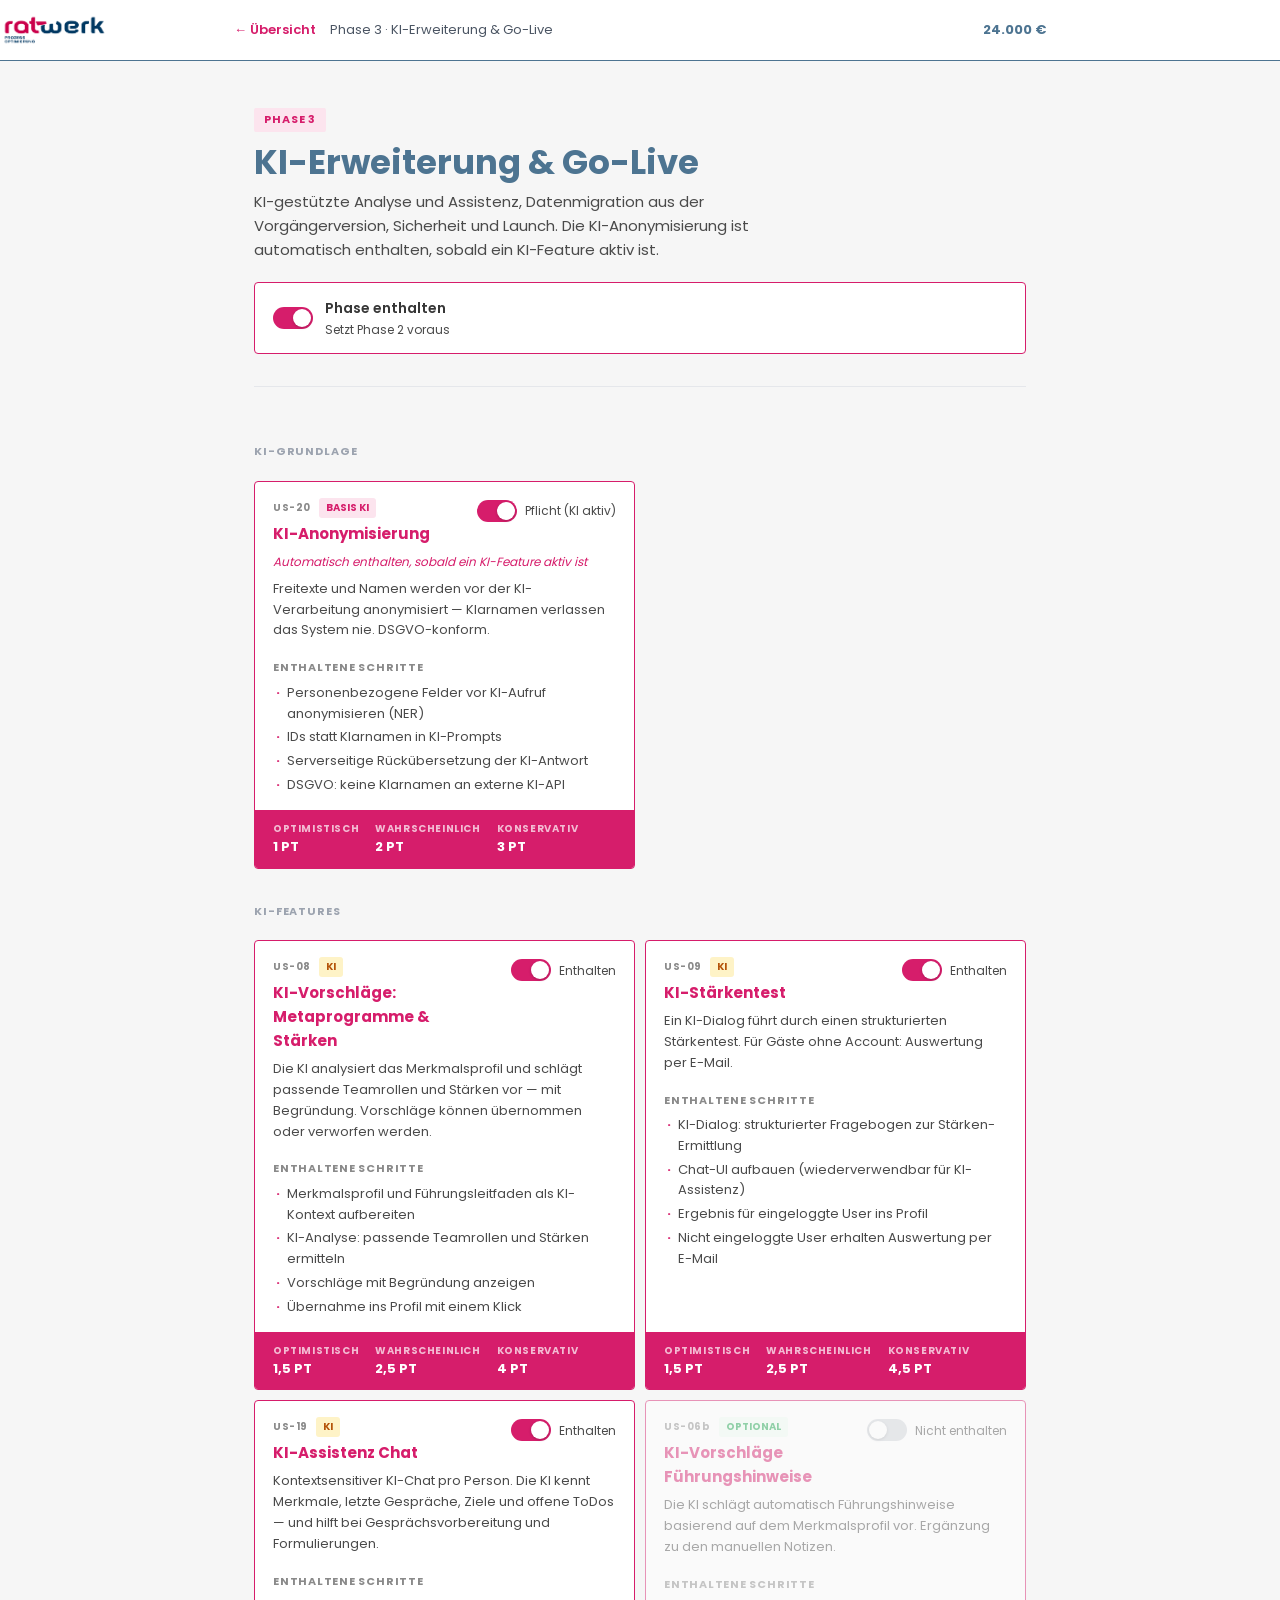
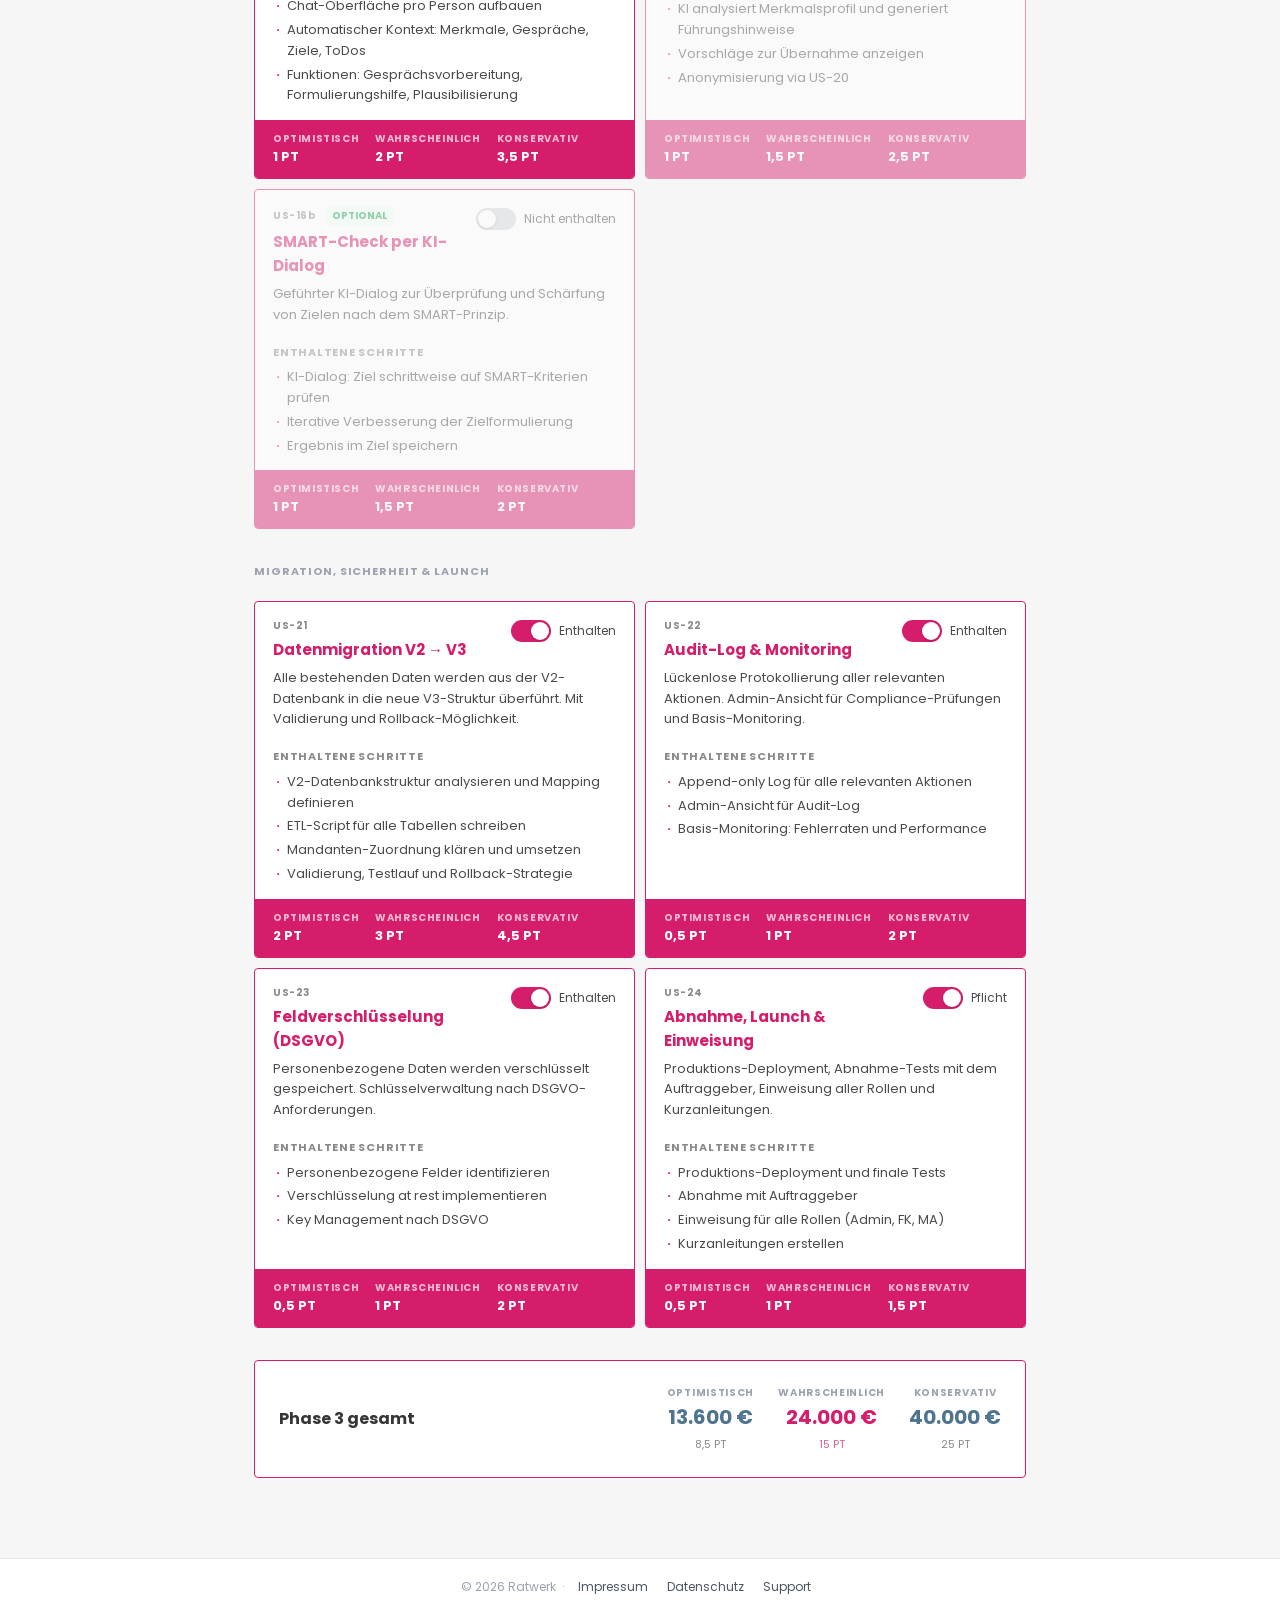
<file: phase3.html>
<!DOCTYPE html>
<html lang="de">
<head>
  <meta charset="UTF-8">
  <meta name="viewport" content="width=device-width, initial-scale=1.0">
  <title>Phase 3 — LOS V3</title>
  <style>
    *, *::before, *::after { box-sizing: border-box; margin: 0; padding: 0; }
    :root {
      --paper: #F9F7F2; --paper-dark: #F0EDE5; --ink: #1A1A1A; --ink-soft: #4A4A4A;
      --ink-faint: #8A8A8A; --rule: #D8D3C8; --phase: #d61d6b; --phase-bg: #fce4ee;
    }
    html { scroll-behavior: smooth; }
    body { font-family: -apple-system, BlinkMacSystemFont, 'Segoe UI', sans-serif; background: var(--paper); color: var(--ink); line-height: 1.6; }

    .nav { position: sticky; top: 0; z-index: 100; background: rgba(249,247,242,0.96); backdrop-filter: blur(8px); border-bottom: 1px solid var(--rule); padding: 12px 24px; display: flex; align-items: center; gap: 16px; }
    .nav-back { font-size: 13px; color: var(--phase); text-decoration: none; font-weight: 600; }
    .nav-back:hover { text-decoration: underline; }
    .nav-title { font-size: 13px; color: var(--ink-soft); }
    .nav-total { margin-left: auto; font-size: 14px; font-weight: 700; color: var(--ink); }

    .content { max-width: 820px; margin: 0 auto; padding: 0 24px 80px; }

    .phase-header { padding: 44px 0 32px; border-bottom: 1px solid var(--rule); margin-bottom: 32px; }
    .phase-badge { display: inline-block; font-size: 11px; font-weight: 700; letter-spacing: 0.08em; text-transform: uppercase; padding: 3px 10px; border-radius: 20px; background: var(--phase-bg); color: var(--phase); margin-bottom: 10px; }
    .phase-header h1 { font-family: Georgia, serif; font-size: clamp(24px, 4vw, 34px); font-weight: 700; line-height: 1.2; margin-bottom: 8px; }
    .phase-header p { font-size: 15px; color: var(--ink-soft); max-width: 540px; }

    .phase-switch { display: flex; align-items: center; gap: 12px; margin-top: 20px; padding: 14px 18px; background: white; border: 1px solid var(--rule); border-radius: 8px; }
    .toggle { width: 40px; height: 22px; background: var(--rule); border-radius: 11px; position: relative; cursor: pointer; transition: background 0.2s; flex-shrink: 0; }
    .toggle.on { background: var(--phase); }
    .toggle.locked { cursor: default; }
    .toggle::after { content:''; position:absolute; width:18px; height:18px; background:white; border-radius:50%; top:2px; left:2px; transition:transform 0.2s; box-shadow:0 1px 3px rgba(0,0,0,0.2); }
    .toggle.on::after { transform: translateX(18px); }
    .phase-switch-label { font-size: 14px; font-weight: 600; }
    .phase-switch-note { font-size: 12px; color: var(--ink-soft); }

    .stories { display: grid; grid-template-columns: 1fr 1fr; gap: 10px; }
    .stories.off { opacity: 0.4; pointer-events: none; }

    .story-card { background: white; border: 1px solid var(--rule); border-radius: 10px; overflow: hidden; display: flex; flex-direction: column; }
    .story-card.inactive { opacity: 0.45; }
    .story-card.locked-on { border-color: var(--phase); border-width: 1.5px; }

    .sc-head { display: flex; align-items: flex-start; justify-content: space-between; gap: 16px; padding: 16px 18px 0; }
    .sc-meta { display: flex; align-items: center; gap: 8px; margin-bottom: 4px; }
    .sc-id { font-size: 10px; font-weight: 700; letter-spacing: 0.06em; color: var(--ink-faint); }
    .sc-badge { font-size: 10px; font-weight: 700; text-transform: uppercase; padding: 2px 7px; border-radius: 3px; }
    .badge-base { background: var(--phase-bg); color: var(--phase); }
    .badge-ki { background: #FEF3C7; color: #B45309; }
    .badge-opt { background: #F0FDF4; color: #16A34A; }
    .sc-name { font-size: 15px; font-weight: 700; color: var(--ink); margin-bottom: 6px; }
    .sc-desc { font-size: 13px; color: var(--ink-soft); padding: 0 18px 10px; line-height: 1.6; }
    .sc-note { font-size: 12px; color: var(--phase); padding: 0 18px 8px; font-style: italic; }

    .sc-toggle { flex-shrink: 0; display: flex; align-items: center; gap: 8px; margin-top: 2px; }
    .toggle-label { font-size: 12px; color: var(--ink-soft); white-space: nowrap; }

    .sc-steps { padding: 8px 18px 14px; flex: 1; }
    .sc-steps-title { font-size: 11px; font-weight: 700; text-transform: uppercase; letter-spacing: 0.07em; color: var(--ink-faint); margin-bottom: 6px; }
    .sc-steps ul { list-style: none; display: flex; flex-direction: column; gap: 3px; }
    .sc-steps li { font-size: 13px; color: var(--ink-soft); padding-left: 14px; position: relative; }
    .sc-steps li::before { content: '·'; position: absolute; left: 3px; color: var(--phase); font-weight: 700; }

    .sc-pt { display: flex; gap: 16px; padding: 10px 18px; background: var(--paper); border-top: 1px solid var(--rule); }
    .pt-item { display: flex; flex-direction: column; }
    .pt-label { font-size: 10px; font-weight: 700; text-transform: uppercase; letter-spacing: 0.06em; color: var(--ink-faint); }
    .pt-value { font-size: 13px; font-weight: 700; color: var(--ink); }
    .pt-item.featured .pt-value { color: var(--phase); }
    .pt-item.featured .pt-label { color: var(--phase); }

    .section-label { font-size: 11px; font-weight: 700; text-transform: uppercase; letter-spacing: 0.08em; color: var(--ink-faint); margin: 24px 0 10px; grid-column: 1 / -1; }

    .phase-total { background: white; border: 1px solid var(--rule); border-radius: 10px; padding: 24px; margin-top: 32px; display: flex; align-items: center; justify-content: space-between; flex-wrap: wrap; gap: 16px; }
    .pt-label-big { font-family: Georgia, serif; font-size: 16px; font-weight: 700; }
    .pt-values { display: flex; gap: 24px; }
    .ptv { text-align: center; }
    .ptv-label { font-size: 10px; font-weight: 700; text-transform: uppercase; letter-spacing: 0.07em; color: var(--ink-faint); }
    .ptv-value { font-family: Georgia, serif; font-size: 20px; font-weight: 700; color: var(--ink); }
    .ptv.featured .ptv-value { color: var(--phase); }
    .ptv-sub { font-size: 11px; color: var(--ink-faint); margin-top: 3px; }
    .ptv.featured .ptv-sub { color: var(--phase); opacity: 0.7; }
    @media (max-width: 700px) { .stories { grid-template-columns: 1fr; } }
  </style>
  <link rel="stylesheet" href="shared-design.css">
  <style>
    .story-card { border-color: #d61d6b !important; }
    .phase-total { border-color: #d61d6b !important; }
    .phase-switch { border-color: #d61d6b !important; }
    .sc-pt { background: #d61d6b !important; border-top-color: #d61d6b !important; }
    .sc-pt .pt-label { color: rgba(255,255,255,0.7) !important; }
    .sc-pt .pt-value { color: #fff !important; }
    .sc-name { color: #d61d6b !important; }
  </style>
</head>
<body>

<header class="site-header">
  <div class="site-header-inner">
    <img src="logo.png" alt="Ratwerk" class="header-logo" onerror="this.style.display='none'">
    <a href="index.html" class="nav-back">← Übersicht</a>
    <span class="nav-title">Phase 3 · KI-Erweiterung &amp; Go-Live</span>
    <div class="header-right">
      <div class="nav-total" id="nav-total">—</div>
    </div>
  </div>
</header>

<div class="content">
  <div class="phase-header">
    <div class="phase-badge">Phase 3</div>
    <h1>KI-Erweiterung &amp; Go-Live</h1>
    <p>KI-gestützte Analyse und Assistenz, Datenmigration aus der Vorgängerversion, Sicherheit und Launch. Die KI-Anonymisierung ist automatisch enthalten, sobald ein KI-Feature aktiv ist.</p>
    <div class="phase-switch">
      <div class="toggle" id="phase-toggle" onclick="togglePhase()"></div>
      <div>
        <div class="phase-switch-label" id="phase-label">Phase enthalten</div>
        <div class="phase-switch-note">Setzt Phase 2 voraus</div>
      </div>
    </div>
  </div>

  <div class="stories" id="stories">

    <div class="section-label">KI-Grundlage</div>

    <!-- US-20 -->
    <div class="story-card locked-on" id="card-p3_anon">
      <div class="sc-head">
        <div><div class="sc-meta"><span class="sc-id">US-20</span><span class="sc-badge badge-base">Basis KI</span></div><div class="sc-name">KI-Anonymisierung</div></div>
        <div class="sc-toggle"><div class="toggle on locked" id="t-p3_anon"></div><span class="toggle-label" id="lbl-p3_anon">Pflicht bei KI</span></div>
      </div>
      <div class="sc-note">Automatisch enthalten, sobald ein KI-Feature aktiv ist</div>
      <div class="sc-desc">Freitexte und Namen werden vor der KI-Verarbeitung anonymisiert — Klarnamen verlassen das System nie. DSGVO-konform.</div>
      <div class="sc-steps"><div class="sc-steps-title">Enthaltene Schritte</div><ul>
        <li>Personenbezogene Felder vor KI-Aufruf anonymisieren (NER)</li>
        <li>IDs statt Klarnamen in KI-Prompts</li>
        <li>Serverseitige Rückübersetzung der KI-Antwort</li>
        <li>DSGVO: keine Klarnamen an externe KI-API</li>
      </ul></div>
      <div class="sc-pt">
        <div class="pt-item"><div class="pt-label">Optimistisch</div><div class="pt-value">1 PT</div></div>
        <div class="pt-item featured"><div class="pt-label">Wahrscheinlich</div><div class="pt-value">2 PT</div></div>
        <div class="pt-item"><div class="pt-label">Konservativ</div><div class="pt-value">3 PT</div></div>
      </div>
    </div>

    <div class="section-label">KI-Features</div>

    <!-- US-08 -->
    <div class="story-card" id="card-p3_ki_meta">
      <div class="sc-head">
        <div><div class="sc-meta"><span class="sc-id">US-08</span><span class="sc-badge badge-ki">KI</span></div><div class="sc-name">KI-Vorschläge: Metaprogramme &amp; Stärken</div></div>
        <div class="sc-toggle" onclick="toggle('p3_ki_meta')"><div class="toggle on" id="t-p3_ki_meta"></div><span class="toggle-label" id="lbl-p3_ki_meta">Enthalten</span></div>
      </div>
      <div class="sc-desc">Die KI analysiert das Merkmalsprofil und schlägt passende Teamrollen und Stärken vor — mit Begründung. Vorschläge können übernommen oder verworfen werden.</div>
      <div class="sc-steps"><div class="sc-steps-title">Enthaltene Schritte</div><ul>
        <li>Merkmalsprofil und Führungsleitfaden als KI-Kontext aufbereiten</li>
        <li>KI-Analyse: passende Teamrollen und Stärken ermitteln</li>
        <li>Vorschläge mit Begründung anzeigen</li>
        <li>Übernahme ins Profil mit einem Klick</li>
      </ul></div>
      <div class="sc-pt">
        <div class="pt-item"><div class="pt-label">Optimistisch</div><div class="pt-value">1,5 PT</div></div>
        <div class="pt-item featured"><div class="pt-label">Wahrscheinlich</div><div class="pt-value">2,5 PT</div></div>
        <div class="pt-item"><div class="pt-label">Konservativ</div><div class="pt-value">4 PT</div></div>
      </div>
    </div>

    <!-- US-09 -->
    <div class="story-card" id="card-p3_staerken">
      <div class="sc-head">
        <div><div class="sc-meta"><span class="sc-id">US-09</span><span class="sc-badge badge-ki">KI</span></div><div class="sc-name">KI-Stärkentest</div></div>
        <div class="sc-toggle" onclick="toggle('p3_staerken')"><div class="toggle on" id="t-p3_staerken"></div><span class="toggle-label" id="lbl-p3_staerken">Enthalten</span></div>
      </div>
      <div class="sc-desc">Ein KI-Dialog führt durch einen strukturierten Stärkentest. Für Gäste ohne Account: Auswertung per E-Mail.</div>
      <div class="sc-steps"><div class="sc-steps-title">Enthaltene Schritte</div><ul>
        <li>KI-Dialog: strukturierter Fragebogen zur Stärken-Ermittlung</li>
        <li>Chat-UI aufbauen (wiederverwendbar für KI-Assistenz)</li>
        <li>Ergebnis für eingeloggte User ins Profil</li>
        <li>Nicht eingeloggte User erhalten Auswertung per E-Mail</li>
      </ul></div>
      <div class="sc-pt">
        <div class="pt-item"><div class="pt-label">Optimistisch</div><div class="pt-value">1,5 PT</div></div>
        <div class="pt-item featured"><div class="pt-label">Wahrscheinlich</div><div class="pt-value">2,5 PT</div></div>
        <div class="pt-item"><div class="pt-label">Konservativ</div><div class="pt-value">4,5 PT</div></div>
      </div>
    </div>

    <!-- US-19 -->
    <div class="story-card" id="card-p3_chat">
      <div class="sc-head">
        <div><div class="sc-meta"><span class="sc-id">US-19</span><span class="sc-badge badge-ki">KI</span></div><div class="sc-name">KI-Assistenz Chat</div></div>
        <div class="sc-toggle" onclick="toggle('p3_chat')"><div class="toggle on" id="t-p3_chat"></div><span class="toggle-label" id="lbl-p3_chat">Enthalten</span></div>
      </div>
      <div class="sc-desc">Kontextsensitiver KI-Chat pro Person. Die KI kennt Merkmale, letzte Gespräche, Ziele und offene ToDos — und hilft bei Gesprächsvorbereitung und Formulierungen.</div>
      <div class="sc-steps"><div class="sc-steps-title">Enthaltene Schritte</div><ul>
        <li>Chat-Oberfläche pro Person aufbauen</li>
        <li>Automatischer Kontext: Merkmale, Gespräche, Ziele, ToDos</li>
        <li>Funktionen: Gesprächsvorbereitung, Formulierungshilfe, Plausibilisierung</li>
      </ul></div>
      <div class="sc-pt">
        <div class="pt-item"><div class="pt-label">Optimistisch</div><div class="pt-value">1 PT</div></div>
        <div class="pt-item featured"><div class="pt-label">Wahrscheinlich</div><div class="pt-value">2 PT</div></div>
        <div class="pt-item"><div class="pt-label">Konservativ</div><div class="pt-value">3,5 PT</div></div>
      </div>
    </div>

    <!-- US-06b optional -->
    <div class="story-card" id="card-p3_ki_hints">
      <div class="sc-head">
        <div><div class="sc-meta"><span class="sc-id">US-06b</span><span class="sc-badge badge-opt">Optional</span></div><div class="sc-name">KI-Vorschläge Führungshinweise</div></div>
        <div class="sc-toggle" onclick="toggle('p3_ki_hints')"><div class="toggle" id="t-p3_ki_hints"></div><span class="toggle-label" id="lbl-p3_ki_hints">Nicht enthalten</span></div>
      </div>
      <div class="sc-desc">Die KI schlägt automatisch Führungshinweise basierend auf dem Merkmalsprofil vor. Ergänzung zu den manuellen Notizen.</div>
      <div class="sc-steps"><div class="sc-steps-title">Enthaltene Schritte</div><ul>
        <li>KI analysiert Merkmalsprofil und generiert Führungshinweise</li>
        <li>Vorschläge zur Übernahme anzeigen</li>
        <li>Anonymisierung via US-20</li>
      </ul></div>
      <div class="sc-pt">
        <div class="pt-item"><div class="pt-label">Optimistisch</div><div class="pt-value">1 PT</div></div>
        <div class="pt-item featured"><div class="pt-label">Wahrscheinlich</div><div class="pt-value">1,5 PT</div></div>
        <div class="pt-item"><div class="pt-label">Konservativ</div><div class="pt-value">2,5 PT</div></div>
      </div>
    </div>

    <!-- US-16b optional -->
    <div class="story-card" id="card-p3_smart">
      <div class="sc-head">
        <div><div class="sc-meta"><span class="sc-id">US-16b</span><span class="sc-badge badge-opt">Optional</span></div><div class="sc-name">SMART-Check per KI-Dialog</div></div>
        <div class="sc-toggle" onclick="toggle('p3_smart')"><div class="toggle" id="t-p3_smart"></div><span class="toggle-label" id="lbl-p3_smart">Nicht enthalten</span></div>
      </div>
      <div class="sc-desc">Geführter KI-Dialog zur Überprüfung und Schärfung von Zielen nach dem SMART-Prinzip.</div>
      <div class="sc-steps"><div class="sc-steps-title">Enthaltene Schritte</div><ul>
        <li>KI-Dialog: Ziel schrittweise auf SMART-Kriterien prüfen</li>
        <li>Iterative Verbesserung der Zielformulierung</li>
        <li>Ergebnis im Ziel speichern</li>
      </ul></div>
      <div class="sc-pt">
        <div class="pt-item"><div class="pt-label">Optimistisch</div><div class="pt-value">1 PT</div></div>
        <div class="pt-item featured"><div class="pt-label">Wahrscheinlich</div><div class="pt-value">1,5 PT</div></div>
        <div class="pt-item"><div class="pt-label">Konservativ</div><div class="pt-value">2 PT</div></div>
      </div>
    </div>

    <div class="section-label">Migration, Sicherheit &amp; Launch</div>

    <!-- US-21 -->
    <div class="story-card" id="card-p3_migration">
      <div class="sc-head">
        <div><div class="sc-meta"><span class="sc-id">US-21</span></div><div class="sc-name">Datenmigration V2 → V3</div></div>
        <div class="sc-toggle" onclick="toggle('p3_migration')"><div class="toggle on" id="t-p3_migration"></div><span class="toggle-label" id="lbl-p3_migration">Enthalten</span></div>
      </div>
      <div class="sc-desc">Alle bestehenden Daten werden aus der V2-Datenbank in die neue V3-Struktur überführt. Mit Validierung und Rollback-Möglichkeit.</div>
      <div class="sc-steps"><div class="sc-steps-title">Enthaltene Schritte</div><ul>
        <li>V2-Datenbankstruktur analysieren und Mapping definieren</li>
        <li>ETL-Script für alle Tabellen schreiben</li>
        <li>Mandanten-Zuordnung klären und umsetzen</li>
        <li>Validierung, Testlauf und Rollback-Strategie</li>
      </ul></div>
      <div class="sc-pt">
        <div class="pt-item"><div class="pt-label">Optimistisch</div><div class="pt-value">2 PT</div></div>
        <div class="pt-item featured"><div class="pt-label">Wahrscheinlich</div><div class="pt-value">3 PT</div></div>
        <div class="pt-item"><div class="pt-label">Konservativ</div><div class="pt-value">4,5 PT</div></div>
      </div>
    </div>

    <!-- US-22 -->
    <div class="story-card" id="card-p3_audit">
      <div class="sc-head">
        <div><div class="sc-meta"><span class="sc-id">US-22</span></div><div class="sc-name">Audit-Log &amp; Monitoring</div></div>
        <div class="sc-toggle" onclick="toggle('p3_audit')"><div class="toggle on" id="t-p3_audit"></div><span class="toggle-label" id="lbl-p3_audit">Enthalten</span></div>
      </div>
      <div class="sc-desc">Lückenlose Protokollierung aller relevanten Aktionen. Admin-Ansicht für Compliance-Prüfungen und Basis-Monitoring.</div>
      <div class="sc-steps"><div class="sc-steps-title">Enthaltene Schritte</div><ul>
        <li>Append-only Log für alle relevanten Aktionen</li>
        <li>Admin-Ansicht für Audit-Log</li>
        <li>Basis-Monitoring: Fehlerraten und Performance</li>
      </ul></div>
      <div class="sc-pt">
        <div class="pt-item"><div class="pt-label">Optimistisch</div><div class="pt-value">0,5 PT</div></div>
        <div class="pt-item featured"><div class="pt-label">Wahrscheinlich</div><div class="pt-value">1 PT</div></div>
        <div class="pt-item"><div class="pt-label">Konservativ</div><div class="pt-value">2 PT</div></div>
      </div>
    </div>

    <!-- US-23 -->
    <div class="story-card" id="card-p3_crypt">
      <div class="sc-head">
        <div><div class="sc-meta"><span class="sc-id">US-23</span></div><div class="sc-name">Feldverschlüsselung (DSGVO)</div></div>
        <div class="sc-toggle" onclick="toggle('p3_crypt')"><div class="toggle on" id="t-p3_crypt"></div><span class="toggle-label" id="lbl-p3_crypt">Enthalten</span></div>
      </div>
      <div class="sc-desc">Personenbezogene Daten werden verschlüsselt gespeichert. Schlüsselverwaltung nach DSGVO-Anforderungen.</div>
      <div class="sc-steps"><div class="sc-steps-title">Enthaltene Schritte</div><ul>
        <li>Personenbezogene Felder identifizieren</li>
        <li>Verschlüsselung at rest implementieren</li>
        <li>Key Management nach DSGVO</li>
      </ul></div>
      <div class="sc-pt">
        <div class="pt-item"><div class="pt-label">Optimistisch</div><div class="pt-value">0,5 PT</div></div>
        <div class="pt-item featured"><div class="pt-label">Wahrscheinlich</div><div class="pt-value">1 PT</div></div>
        <div class="pt-item"><div class="pt-label">Konservativ</div><div class="pt-value">2 PT</div></div>
      </div>
    </div>

    <!-- US-24 -->
    <div class="story-card locked-on" id="card-p3_launch">
      <div class="sc-head">
        <div><div class="sc-meta"><span class="sc-id">US-24</span></div><div class="sc-name">Abnahme, Launch &amp; Einweisung</div></div>
        <div class="sc-toggle"><div class="toggle on locked" id="t-p3_launch"></div><span class="toggle-label" id="lbl-p3_launch">Pflicht</span></div>
      </div>
      <div class="sc-desc">Produktions-Deployment, Abnahme-Tests mit dem Auftraggeber, Einweisung aller Rollen und Kurzanleitungen.</div>
      <div class="sc-steps"><div class="sc-steps-title">Enthaltene Schritte</div><ul>
        <li>Produktions-Deployment und finale Tests</li>
        <li>Abnahme mit Auftraggeber</li>
        <li>Einweisung für alle Rollen (Admin, FK, MA)</li>
        <li>Kurzanleitungen erstellen</li>
      </ul></div>
      <div class="sc-pt">
        <div class="pt-item"><div class="pt-label">Optimistisch</div><div class="pt-value">0,5 PT</div></div>
        <div class="pt-item featured"><div class="pt-label">Wahrscheinlich</div><div class="pt-value">1 PT</div></div>
        <div class="pt-item"><div class="pt-label">Konservativ</div><div class="pt-value">1,5 PT</div></div>
      </div>
    </div>

  </div>

  <div class="phase-total">
    <div class="pt-label-big">Phase 3 gesamt</div>
    <div class="pt-values">
      <div class="ptv"><div class="ptv-label">Optimistisch</div><div class="ptv-value" id="tot-min">—</div><div class="ptv-sub" id="pt-min">—</div></div>
      <div class="ptv featured"><div class="ptv-label">Wahrscheinlich</div><div class="ptv-value" id="tot-likely">—</div><div class="ptv-sub" id="pt-likely">—</div></div>
      <div class="ptv"><div class="ptv-label">Konservativ</div><div class="ptv-value" id="tot-max">—</div><div class="ptv-sub" id="pt-max">—</div></div>
    </div>
  </div>
</div>

<script src="shared.js"></script>
<script>
const state = loadState();
const KEYS = ['p3_anon','p3_ki_meta','p3_staerken','p3_ki_hints','p3_smart','p3_chat','p3_migration','p3_audit','p3_crypt'];

function kiActive() {
  return ['p3_ki_meta','p3_staerken','p3_ki_hints','p3_smart','p3_chat'].some(k => state[k]);
}

function applyState() {
  const phaseOn = !!state.phase3;
  document.getElementById('phase-toggle').classList.toggle('on', phaseOn);
  document.getElementById('phase-label').textContent = phaseOn ? 'Phase enthalten' : 'Phase nicht enthalten';
  document.getElementById('stories').classList.toggle('off', !phaseOn);

  // US-20 locked if any ki active
  const ki = kiActive();
  const anon = ki || state.p3_anon;
  state.p3_anon = anon;
  const ta = document.getElementById('t-p3_anon');
  const la = document.getElementById('lbl-p3_anon');
  if (ta) ta.classList.toggle('on', anon);
  if (la) la.textContent = ki ? 'Pflicht (KI aktiv)' : (anon ? 'Enthalten' : 'Nicht enthalten');
  const cardAnon = document.getElementById('card-p3_anon');
  if (cardAnon) cardAnon.classList.toggle('locked-on', ki);

  // p3_launch ist immer Pflicht
  state.p3_launch = true;

  KEYS.filter(k => k !== 'p3_anon').forEach(key => {
    const on = !!state[key];
    const t = document.getElementById(`t-${key}`);
    const l = document.getElementById(`lbl-${key}`);
    if (t) t.classList.toggle('on', on);
    if (l) l.textContent = on ? 'Enthalten' : 'Nicht enthalten';
    const card = document.getElementById(`card-${key}`);
    if (card) card.classList.toggle('inactive', !on);
  });

  updateTotal();
}

function togglePhase() {
  state.phase3 = !state.phase3;
  if (state.phase3 && !state.phase2) state.phase2 = true;
  saveState(state);
  applyState();
}

function toggle(key) {
  state[key] = !state[key];
  saveState(state);
  applyState();
}

function updateTotal() {
  const active = Object.entries(STORIES).filter(([k, s]) => s.phase === 3 && isActive(k, s, state));
  const ptMin = active.reduce((s, [, x]) => s + Math.round(x.min / 8 * 2) / 2, 0);
  const ptLikely = active.reduce((s, [, x]) => s + Math.round(x.likely / 8 * 2) / 2, 0);
  const ptMax = active.reduce((s, [, x]) => s + Math.round(x.max / 8 * 2) / 2, 0);
  document.getElementById('tot-min').textContent = fmt(ptMin * 1600);
  document.getElementById('tot-likely').textContent = fmt(ptLikely * 1600);
  document.getElementById('tot-max').textContent = fmt(ptMax * 1600);
  document.getElementById('pt-min').textContent = ptMin.toLocaleString('de-DE') + ' PT';
  document.getElementById('pt-likely').textContent = ptLikely.toLocaleString('de-DE') + ' PT';
  document.getElementById('pt-max').textContent = ptMax.toLocaleString('de-DE') + ' PT';
  document.getElementById('nav-total').textContent = fmt(ptLikely * 1600);
}

applyState();
</script>
<footer class="site-footer">
  &copy; 2026 Ratwerk &nbsp;·&nbsp;
  <a href="#">Impressum</a>
  <a href="#">Datenschutz</a>
  <a href="#">Support</a>
</footer>
</body>
</html>
</file>
<file: shared-design.css>
/* === SHARED DESIGN — LOS V3 === */
@font-face { font-family: 'Poppins'; font-style: normal; font-weight: 300; font-display: swap; src: url('fonts/Poppins-300.woff2') format('woff2'); }
@font-face { font-family: 'Poppins'; font-style: normal; font-weight: 400; font-display: swap; src: url('fonts/Poppins-400.woff2') format('woff2'); }
@font-face { font-family: 'Poppins'; font-style: normal; font-weight: 500; font-display: swap; src: url('fonts/Poppins-500.woff2') format('woff2'); }
@font-face { font-family: 'Poppins'; font-style: normal; font-weight: 600; font-display: swap; src: url('fonts/Poppins-600.woff2') format('woff2'); }
@font-face { font-family: 'Poppins'; font-style: normal; font-weight: 700; font-display: swap; src: url('fonts/Poppins-700.woff2') format('woff2'); }
@font-face { font-family: 'Poppins'; font-style: normal; font-weight: 800; font-display: swap; src: url('fonts/Poppins-800.woff2') format('woff2'); }

:root {
  --navy: #4d7491;
  --magenta: #d61d6b;
  --bg: #f6f6f6;
  --white: #ffffff;
  --text: #363636;
  --text-soft: #4b5563;
  --text-faint: #9ca3af;
  --border: #e5e7eb;
  --border-dark: #d1d5db;
  --bg-subtle: #f3f4f6;
  --rule: var(--navy);
}

*, *::before, *::after { font-family: 'Poppins', sans-serif !important; box-sizing: border-box; }
body { background: var(--bg) !important; color: var(--text) !important; }

/* HEADER */
.site-header { position: sticky; top: 0; z-index: 100; background: var(--white); border-bottom: 1px solid var(--navy); }
.site-header-inner { max-width: 860px; margin: 0 auto; padding: 0 24px; height: 60px; display: flex; align-items: center; gap: 14px; }
.header-logo { position: absolute; left: 0; top: 50%; transform: translateY(-50%); height: 34px; width: auto; }
.nav-back { font-size: 13px; color: var(--magenta) !important; text-decoration: none; font-weight: 600; }
.nav-back:hover { text-decoration: underline; }
.nav-title { font-size: 13px; color: var(--text-soft); white-space: nowrap; overflow: hidden; text-overflow: ellipsis; }
.header-right { margin-left: auto; display: flex; align-items: center; gap: 14px; flex-shrink: 0; }
.nav-total { font-size: 13px; font-weight: 700; color: var(--navy); }
.header-avatar { width: 30px; height: 30px; border-radius: 50%; background: var(--magenta); color: white; font-size: 11px; font-weight: 700; display: flex; align-items: center; justify-content: center; flex-shrink: 0; }

/* CONTENT */
.content { background: var(--bg) !important; }

/* PHASE HEADER */
.phase-header { background: var(--bg) !important; border-bottom: 1px solid var(--border) !important; }
.phase-header h1 { color: var(--navy) !important; }
.phase-badge { border-radius: 2px !important; font-family: 'Poppins', sans-serif !important; }
.kicker { color: var(--magenta) !important; }

/* CARDS */
.story-card { border-radius: 4px !important; border-color: var(--navy) !important; }
.choice-group { border-radius: 4px !important; border-color: var(--navy) !important; }
.phase-total { border-radius: 4px !important; border-color: var(--navy) !important; background: var(--white) !important; }
.phase-switch { border-radius: 4px !important; border-color: var(--navy) !important; background: var(--white) !important; }

/* SECTION LABELS */
.section-label { color: var(--text-faint) !important; }

/* PAPER OVERRIDES */
.pbb, .pbf, .sc-pt, .sc-steps { background: var(--bg-subtle) !important; }
.sc-steps { background: transparent !important; }
.sc-pt { background: var(--bg-subtle) !important; border-top-color: var(--navy) !important; }
.cg-label { background: var(--bg-subtle) !important; border-bottom-color: var(--navy) !important; color: var(--text-faint) !important; }
.choice-opt { border-bottom-color: var(--navy) !important; border-right-color: var(--navy) !important; }
.choice-opt:hover { background: var(--bg) !important; }

/* TOGGLE */
.toggle { background: var(--border-dark) !important; }
.toggle.on { background: var(--phase) !important; }

/* PHASE TOTAL BOX */
.ptv-label { color: var(--text-faint) !important; }
.ptv-value { color: var(--navy) !important; }
.ptv.featured .ptv-value { color: var(--phase) !important; }

/* SEGMENTED CONTROL (Mon page) */
.pos-opt { font-family: 'Poppins', sans-serif !important; }
.pos-opt.selected { background: var(--phase) !important; color: white !important; }

/* FOOTER */
.site-footer { border-top: 1px solid var(--border); background: var(--white); padding: 18px 24px; text-align: center; font-size: 12px; color: var(--text-faint); margin-top: 0; }
.site-footer a { color: var(--text-soft); text-decoration: none; margin: 0 8px; }
.site-footer a:hover { color: var(--magenta); }
</file>
